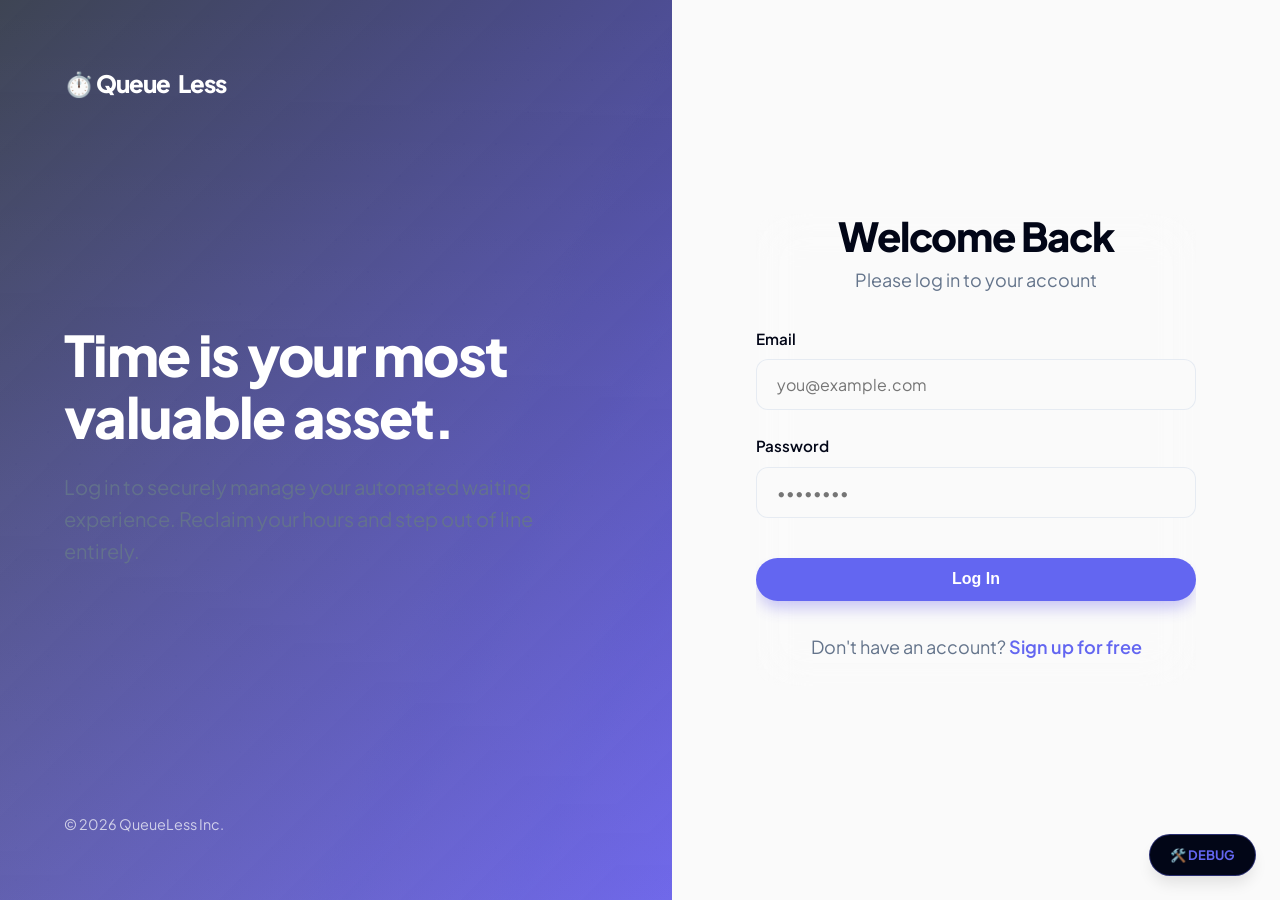
<file: QueueLess/admin_dashboard.html>
<!DOCTYPE html>
<html lang="en">

<head>
    <meta charset="UTF-8">
    <meta name="viewport" content="width=device-width, initial-scale=1.0">
    <title>Admin Dashboard - QueueLess</title>
    <link href="https://fonts.googleapis.com/css2?family=Inter:wght@400;500;600;700;800&display=swap" rel="stylesheet">
    <link rel="stylesheet" href="assets/css/style.css?v=1.4">
    <style>
        .stat-card {
            display: flex;
            flex-direction: column;
            align-items: center;
            justify-content: center;
            padding: 2.5rem 2rem;
            text-align: center;
            background: linear-gradient(135deg, rgba(30, 41, 59, 0.7), rgba(15, 23, 42, 0.8));
        }

        .stat-card .value {
            font-size: 3.5rem;
            font-weight: 800;
            background: linear-gradient(135deg, var(--primary), var(--secondary));
            -webkit-background-clip: text;
            background-clip: text;
            -webkit-text-fill-color: transparent;
            line-height: 1;
            margin-bottom: 0.75rem;
            filter: drop-shadow(0 2px 10px rgba(99, 102, 241, 0.4));
        }

        .stat-card .label {
            color: var(--text-muted);
            font-weight: 600;
            text-transform: uppercase;
            letter-spacing: 0.1em;
            font-size: 0.85rem;
        }

        .tabs {
            display: flex;
            gap: 1rem;
            margin-bottom: 2rem;
            border-bottom: 1px solid var(--border);
            padding-bottom: 1rem;
        }

        .tab-btn {
            background: transparent;
            border: none;
            color: var(--text-muted);
            font-size: 1.1rem;
            font-weight: 600;
            cursor: pointer;
            padding: 0.5rem 1rem;
            border-radius: 0.5rem;
            transition: all 0.2s;
        }

        .tab-btn:hover {
            color: white;
            background: rgba(255, 255, 255, 0.05);
        }

        .tab-btn.active {
            color: white;
            background: rgba(99, 102, 241, 0.15);
            box-shadow: inset 0 0 0 1px rgba(99, 102, 241, 0.5);
        }

        .tab-content {
            display: none;
            animation: fadeIn 0.4s ease-out;
        }

        .tab-content.active {
            display: block;
        }
    </style>
</head>

<body>
    <div class="app-layout">
        <header class="header">
            <div class="container nav">
                <a href="index.html" class="logo">⏱️ Queue<span>Less</span> <span class="badge">ADMIN</span></a>
                <div class="nav-links">
                    <span id="user-name" style="margin-right: 1.5rem; font-weight: 500; color: #e2e8f0;"></span>
                    <button onclick="logout()" class="btn btn-outline" style="padding: 0.5rem 1.25rem;">Logout</button>
                </div>
            </div>
        </header>

        <div style="position: fixed; top: 12%; right: 8%; font-size: 5rem; opacity: 0.03; z-index: -1;" class="float">🛡️</div>
        <div style="position: fixed; bottom: 15%; left: 8%; font-size: 6rem; opacity: 0.02; z-index: -1;" class="float delay-4">🔑</div>

        <main class="main-content container reveal">
            <div style="display: flex; justify-content: space-between; align-items: center; margin-bottom: 2.5rem;">
                <h2>System Overview</h2>
                <button onclick="generateMockData(this)" class="btn btn-secondary">
                    ⚙️ Generate Mock Data
                </button>
            </div>

            <div class="grid grid-3 mb-4" id="stats-grid">
                <!-- Stats injected here -->
                <p class="text-muted">Loading analytics...</p>
            </div>

            <div class="card mt-4" style="padding: 0; overflow: hidden;">
                <div
                    style="padding: 2rem 2rem 1rem; display: flex; justify-content: space-between; align-items: center; border-bottom: 1px solid var(--border); margin-bottom: 1.5rem;">
                    <div class="tabs" style="border: none; padding: 0; margin: 0;">
                        <button class="tab-btn active" onclick="switchTab('businesses')">🏢 Businesses</button>
                        <button class="tab-btn" onclick="switchTab('customers')">👥 Customers</button>
                    </div>
                    <button onclick="openUserModal()" class="btn btn-primary"
                        style="padding: 0.5rem 1rem; font-size: 0.9rem;">+ Add User</button>
                </div>

                <div id="tab-businesses" class="tab-content active" style="padding: 0 2rem 2rem; overflow-x: auto;">
                    <table>
                        <thead>
                            <tr>
                                <th>User ID</th>
                                <th>Name / Email</th>
                                <th>Business Info</th>
                                <th>Location</th>
                                <th>Joined</th>
                                <th>Actions</th>
                            </tr>
                        </thead>
                        <tbody id="businesses-table">
                            <!-- Table rows injected here -->
                        </tbody>
                    </table>
                </div>

                <div id="tab-customers" class="tab-content" style="padding: 0 2rem 2rem; overflow-x: auto;">
                    <table>
                        <thead>
                            <tr>
                                <th>User ID</th>
                                <th>Name</th>
                                <th>Email</th>
                                <th>Joined</th>
                                <th>Actions</th>
                            </tr>
                        </thead>
                        <tbody id="customers-table">
                            <!-- Table rows injected here -->
                        </tbody>
                    </table>
                </div>
            </div>
        </main>
    </div>

    <!-- User Modal Add/Edit -->
    <div id="user-modal" class="modal-overlay hidden">
        <div class="modal-content">
            <button class="modal-close" onclick="closeUserModal()">&times;</button>
            <h3 id="modal-title" style="margin-bottom: 1.5rem;">Add New User</h3>
            <form id="user-form">
                <input type="hidden" id="user-id">
                <div class="form-group">
                    <label class="form-label" for="user-name-input">Full Name</label>
                    <input type="text" id="user-name-input" class="form-control" required>
                </div>
                <div class="form-group">
                    <label class="form-label" for="user-email-input">Email</label>
                    <input type="email" id="user-email-input" class="form-control" required>
                </div>
                <div class="form-group">
                    <label class="form-label" for="user-role-input">Role</label>
                    <select id="user-role-input" class="form-control" required style="appearance: none;">
                        <option value="customer">Customer</option>
                        <option value="business">Business</option>
                        <option value="admin">Admin</option>
                    </select>
                </div>
                <div class="form-group">
                    <label class="form-label" for="user-password-input">Password <span id="pwd-hint" class="text-muted"
                            style="font-weight: 400; font-size: 0.8rem;">(Required)</span></label>
                    <input type="password" id="user-password-input" class="form-control">
                </div>
                <div style="display: flex; gap: 1rem; margin-top: 2rem;">
                    <button type="button" class="btn btn-outline" style="flex: 1;"
                        onclick="closeUserModal()">Cancel</button>
                    <button type="submit" class="btn btn-primary" style="flex: 1;" id="save-user-btn">Save User</button>
                </div>
            </form>
        </div>
    </div>

    <script src="assets/js/main.js"></script>
    <script>
        requireAuth('admin');
        const user = getAuthUser();
        // Fallback protection: If somehow a customer/business lands here, redirect them
        if (user && user.role === 'customer') {
            window.location.href = 'user_dashboard.html';
        }
        if (user && user.role === 'business') {
            window.location.href = 'business_dashboard.html';
        }

        document.getElementById('user-name').textContent = `Hi, ${user.name}`;

        // Tab Switching Logic
        function switchTab(tabId) {
            document.querySelectorAll('.tab-btn').forEach(btn => btn.classList.remove('active'));
            document.querySelectorAll('.tab-content').forEach(content => content.classList.remove('active'));

            document.querySelector(`button[onclick="switchTab('${tabId}')"]`).classList.add('active');
            document.getElementById(`tab-${tabId}`).classList.add('active');
        }

        async function loadStats() {
            try {
                const res = await apiCall('stats', 'GET', null, 'admin.php');
                if (res.status === 'success') {
                    const s = res.stats;
                    document.getElementById('stats-grid').innerHTML = `
                        <div class="card stat-card">
                            <div class="value">${s.total_users}</div>
                            <div class="label">Total Customers</div>
                        </div>
                        <div class="card stat-card">
                            <div class="value">${s.total_businesses}</div>
                            <div class="label">Businesses</div>
                        </div>
                        <div class="card stat-card">
                            <div class="value">${s.total_served}</div>
                            <div class="label">People Served</div>
                        </div>
                    `;
                }
            } catch (err) {
                console.error('Failed to load stats');
            }
        }

        async function loadBusinesses() {
            try {
                const res = await apiCall('businesses', 'GET', null, 'admin.php');
                if (res.status === 'success') {
                    const tbody = document.getElementById('businesses-table');
                    if (res.businesses.length === 0) {
                        tbody.innerHTML = '<tr><td colspan="6" class="text-center text-muted py-4">No businesses found</td></tr>';
                        return;
                    }

                    tbody.innerHTML = res.businesses.map(b => `
                        <tr>
                            <td class="text-muted">#${b.user_id}</td>
                            <td>
                                <div style="font-weight: 600; color: white;">${b.owner_name}</div>
                                <div class="text-muted" style="font-size: 0.85rem">${b.email}</div>
                            </td>
                            <td>
                                ${b.business_id ?
                            `<span style="color: white; font-weight: 500;">${b.business_name}</span><br><span class="text-muted" style="font-size: 0.85rem">${b.service_type}</span>` :
                            `<span style="color: var(--warning); font-size: 0.85rem;">Profile incomplete</span>`
                        }
                            </td>
                            <td class="text-muted">${b.location || '-'}</td>
                            <td class="text-muted" style="font-size: 0.9rem;">${new Date(b.created_at).toLocaleDateString()}</td>
                            <td>
                                <div style="display: flex; gap: 0.5rem;">
                                    <button onclick="openUserModal({id: ${b.user_id}, name: '${b.owner_name.replace(/'/g, "\\'")}', email: '${b.email.replace(/'/g, "\\'")}', role: 'business'})" class="btn btn-outline" style="padding: 0.4rem 0.8rem; font-size: 0.8rem;">Edit</button>
                                    <button onclick="deleteUser(${b.user_id}, 'business')" class="btn btn-danger" style="padding: 0.4rem 0.8rem; font-size: 0.8rem;">Delete</button>
                                </div>
                            </td>
                        </tr>
                    `).join('');
                }
            } catch (err) {
                console.error('Failed to load businesses list');
            }
        }

        async function loadCustomers() {
            try {
                const res = await apiCall('customers', 'GET', null, 'admin.php');
                if (res.status === 'success') {
                    const tbody = document.getElementById('customers-table');
                    if (res.customers.length === 0) {
                        tbody.innerHTML = '<tr><td colspan="5" class="text-center text-muted py-4">No customers found</td></tr>';
                        return;
                    }

                    tbody.innerHTML = res.customers.map(c => `
                        <tr>
                            <td class="text-muted">#${c.id}</td>
                            <td style="font-weight: 600; color: white;">${c.name}</td>
                            <td class="text-muted">${c.email}</td>
                            <td class="text-muted" style="font-size: 0.9rem;">${new Date(c.created_at).toLocaleDateString()}</td>
                            <td>
                                <div style="display: flex; gap: 0.5rem;">
                                    <button onclick="openUserModal({id: ${c.id}, name: '${c.name.replace(/'/g, "\\'")}', email: '${c.email.replace(/'/g, "\\'")}', role: 'customer'})" class="btn btn-outline" style="padding: 0.4rem 0.8rem; font-size: 0.8rem;">Edit</button>
                                    <button onclick="deleteUser(${c.id}, 'customer')" class="btn btn-danger" style="padding: 0.4rem 0.8rem; font-size: 0.8rem;">Delete</button>
                                </div>
                            </td>
                        </tr>
                    `).join('');
                }
            } catch (err) {
                console.error('Failed to load customers list');
            }
        }

        async function deleteUser(id, type) {
            const warning = type === 'business'
                ? "Are you sure you want to completely remove this business? This will delete all their queues and current waitlist."
                : "Are you sure you want to remove this customer account? This will pull them out of any existing queues.";

            if (!confirm(warning)) return;

            try {
                const res = await apiCall('delete_user', 'POST', { id }, 'admin.php');
                if (res.status === 'success') {
                    loadStats();
                    if (type === 'business') loadBusinesses();
                    if (type === 'customer') loadCustomers();
                } else {
                    alert(res.message);
                }
            } catch (err) {
                alert('Failed to delete account');
            }
        }

        async function generateMockData(btn) {
            const originalText = btn.innerHTML;
            btn.innerHTML = "Generating...";
            btn.disabled = true;

            try {
                const res = await fetch('api/seed.php');
                const data = await res.json();

                if (data.status === 'success') {
                    loadStats();
                    loadBusinesses();
                    loadCustomers();

                    // Show a fancy success message
                    const successToast = document.createElement('div');
                    successToast.className = 'alert alert-success';
                    successToast.style.position = 'fixed';
                    successToast.style.bottom = '2rem';
                    successToast.style.right = '2rem';
                    successToast.style.zIndex = '9999';
                    successToast.innerHTML = '✨ ' + data.message;
                    document.body.appendChild(successToast);
                    setTimeout(() => successToast.remove(), 4000);

                } else {
                    alert(data.message);
                }
            } catch (err) {
                alert('Failed to generate mock data');
                console.error(err);
            } finally {
                btn.innerHTML = originalText;
                btn.disabled = false;
            }
        }

        // Modal Logic
        function openUserModal(user = null) {
            const modal = document.getElementById('user-modal');
            const title = document.getElementById('modal-title');
            const form = document.getElementById('user-form');
            const pwdInput = document.getElementById('user-password-input');
            const pwdHint = document.getElementById('pwd-hint');

            form.reset();
            document.getElementById('user-id').value = '';

            if (user) {
                title.textContent = 'Edit User';
                document.getElementById('user-id').value = user.id;
                document.getElementById('user-name-input').value = user.name;
                document.getElementById('user-email-input').value = user.email;
                document.getElementById('user-role-input').value = user.role;

                pwdInput.required = false;
                pwdHint.textContent = '(Leave blank to keep current)';
            } else {
                title.textContent = 'Add New User';
                pwdInput.required = true;
                pwdHint.textContent = '(Required)';
            }

            modal.classList.remove('hidden');
        }

        function closeUserModal() {
            document.getElementById('user-modal').classList.add('hidden');
        }

        document.getElementById('user-form').addEventListener('submit', async (e) => {
            e.preventDefault();
            const btn = document.getElementById('save-user-btn');
            btn.disabled = true;
            btn.textContent = 'Saving...';

            const id = document.getElementById('user-id').value;
            const data = {
                id: id,
                name: document.getElementById('user-name-input').value,
                email: document.getElementById('user-email-input').value,
                role: document.getElementById('user-role-input').value,
                password: document.getElementById('user-password-input').value
            };

            const action = id ? 'update_user' : 'add_user';

            try {
                const res = await apiCall(action, 'POST', data, 'admin.php');
                if (res.status === 'success') {
                    closeUserModal();
                    loadStats();
                    loadBusinesses();
                    loadCustomers();
                } else {
                    alert(res.message);
                }
            } catch (err) {
                alert('Failed to save user');
            } finally {
                btn.disabled = false;
                btn.textContent = 'Save User';
            }
        });

        // Initialization
        document.addEventListener('DOMContentLoaded', () => {
             // Scroll Reveal Logic
            const observer = new IntersectionObserver((entries) => {
                entries.forEach(entry => {
                    if (entry.isIntersecting) {
                        entry.target.classList.add('active');
                    }
                });
            }, { threshold: 0.05 });

            document.querySelectorAll('.reveal').forEach(el => {
                observer.observe(el);
                const rect = el.getBoundingClientRect();
                if (rect.top < window.innerHeight && rect.bottom >= 0) {
                    el.classList.add('active');
                }
            });

            loadStats();
            loadBusinesses();
            loadCustomers();
        });
    </script>
</body>
</html>
</file>
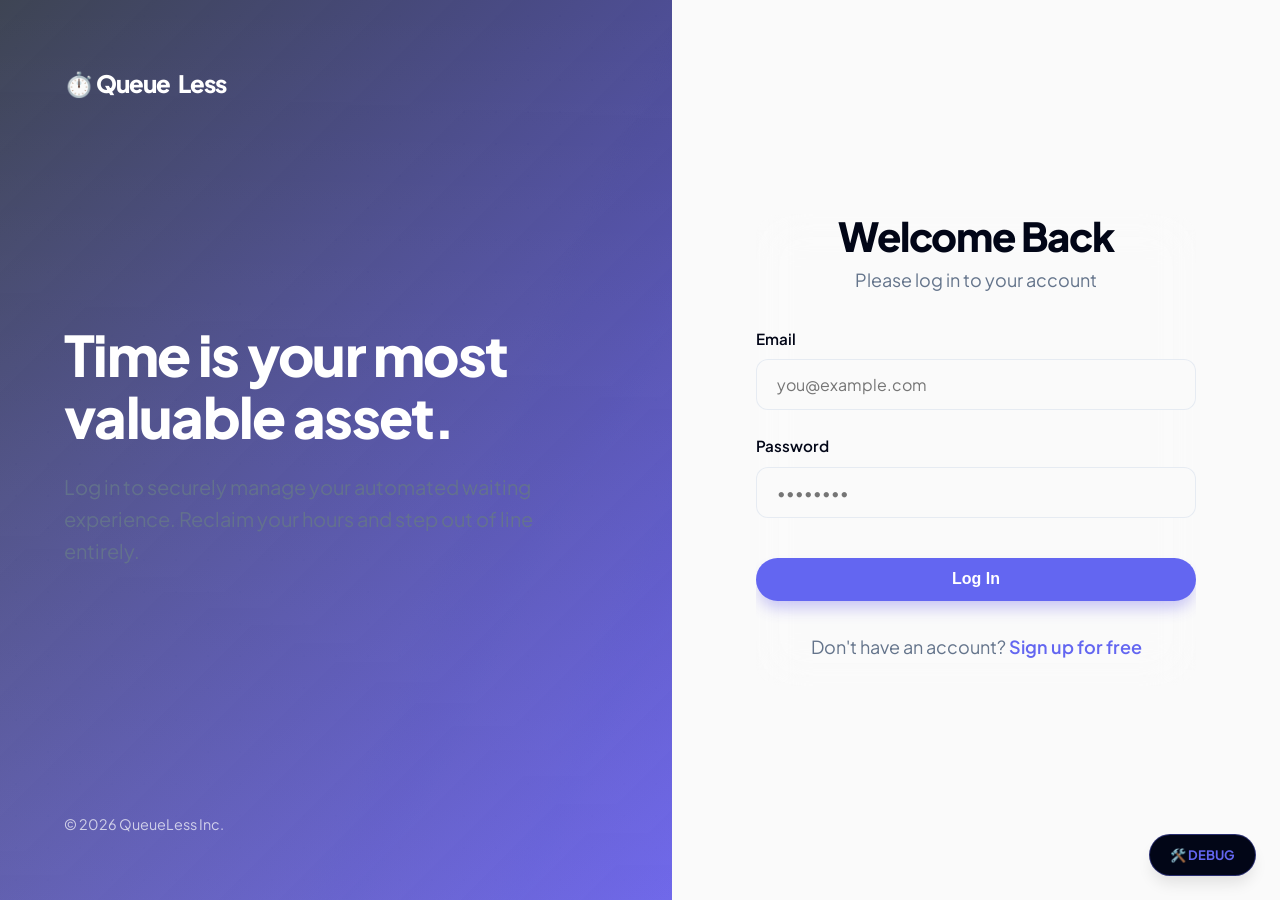
<file: QueueLess/business_dashboard.html>
<!DOCTYPE html>
<html lang="en">

<head>
    <meta charset="UTF-8">
    <meta name="viewport" content="width=device-width, initial-scale=1.0">
    <title>Business Dashboard - QueueLess</title>
    <link href="https://fonts.googleapis.com/css2?family=Inter:wght@400;500;600;700&display=swap" rel="stylesheet">
    <link rel="stylesheet" href="assets/css/style.css?v=1.4">
</head>

<body>
    <div class="app-layout">
        <header class="header">
            <div class="container nav">
                <a href="index.html" class="logo">⏱️ Queue<span>Less</span> <span class="badge"
                        style="background:var(--primary)">BUSINESS</span></a>
                <div class="nav-links">
                    <span id="user-name"
                        style="margin-right: 1.5rem; font-weight: 600; color: var(--text-muted);"></span>
                    <button onclick="logout()" class="btn btn-outline" style="padding: 0.5rem 1.25rem;">Logout</button>
                </div>
            </div>
        </header>

        <div style="position: fixed; top: 15%; right: 5%; font-size: 5rem; opacity: 0.03; z-index: -1;" class="float">👔
        </div>
        <div style="position: fixed; bottom: 10%; left: 5%; font-size: 4rem; opacity: 0.02; z-index: -1;"
            class="float delay-4">💼</div>

        <main class="main-content container reveal">

            <div id="setup-section" class="card hidden">
                <h2>Set Up Your Business Profile</h2>
                <p class="text-muted mb-4">You need to complete your profile before creating queues.</p>
                <form id="profile-form">
                    <div class="form-group">
                        <label class="form-label">Business Name</label>
                        <input type="text" id="b-name" class="form-control" required>
                    </div>
                    <div class="form-group">
                        <label class="form-label">Location / Address</label>
                        <input type="text" id="b-location" class="form-control" required>
                    </div>
                    <div class="form-group">
                        <label class="form-label">Business Type (e.g., Pharmacy, Bank)</label>
                        <input type="text" id="b-type" class="form-control" required>
                    </div>
                    <button type="submit" class="btn btn-primary">Save Profile</button>
                </form>
            </div>

            <div id="dashboard-section" class="hidden">
                <div style="display: flex; justify-content: space-between; align-items: center; margin-bottom: 2rem;">
                    <h2>Manage Queues</h2>
                </div>

                <div class="grid grid-2" style="margin-top: 2rem;">
                    <div class="card">
                        <h3 style="margin-bottom: 2rem; border-bottom: 1px solid var(--border); padding-bottom: 1rem;">
                            Current Waitlists</h3>
                        <div id="queues-list">
                            <p class="text-muted text-center" style="padding: 2rem;">Loading queues...</p>
                        </div>
                    </div>

                    <div class="card" style="background: var(--bg-main); border: 1px dashed var(--border);">
                        <h3 style="margin-bottom: 1.5rem;">Create New Queue</h3>
                        <p class="text-muted mb-4">Start managing your customer flow by creating a new queue.</p>
                        <button onclick="document.getElementById('create-queue-modal').classList.remove('hidden')"
                            class="btn btn-primary" style="width: 100%;">
                            + New Queue
                        </button>
                        <div style="margin-top: 2rem; padding-top: 2rem; border-top: 1px solid var(--border);">
                            <h4 style="margin-bottom: 1rem;">Premium Features</h4>
                            <p class="text-muted mb-3">Unlock advanced features like custom branding, analytics, and
                                priority support with a premium plan.</p>
                            <button class="btn btn-outline" style="width: 100%;">Learn More</button>
                        </div>
                    </div>
                </div>
            </div>
        </main>
    </div>

    <!-- Create Queue Modal -->
    <div id="create-queue-modal" class="hidden"
        style="position: fixed; inset: 0; background: rgba(0,0,0,0.5); display: flex; align-items: center; justify-content: center; z-index: 50;">
        <div class="card" style="width: 100%; max-width: 400px;">
            <h3 class="mb-4">Create New Queue</h3>
            <form id="queue-form">
                <div class="form-group">
                    <label class="form-label">Service Name (e.g., Consultations)</label>
                    <input type="text" id="q-name" class="form-control" required>
                </div>
                <div class="form-group">
                    <label class="form-label">Avg. Service Time (minutes)</label>
                    <input type="number" id="q-time" class="form-control" min="1" required value="10">
                </div>
                <div style="display: flex; gap: 1rem; justify-content: flex-end; margin-top: 2rem;">
                    <button type="button" class="btn btn-outline"
                        onclick="document.getElementById('create-queue-modal').classList.add('hidden')">Cancel</button>
                    <button type="submit" class="btn btn-primary">Create</button>
                </div>
            </form>
        </div>
    </div>

    <script src="assets/js/main.js"></script>
    <script>
        requireAuth('business');
        const user = getAuthUser();
        // Fallback protection: If somehow a customer lands here, redirect them
        if (user && user.role === 'customer') {
            window.location.href = 'user_dashboard.html';
        }
        if (user && user.role === 'admin') {
            window.location.href = 'admin_dashboard.html';
        }

        document.getElementById('user-name').textContent = `Hi, ${user.name}`;

        // Scroll Reveal Logic
        document.addEventListener('DOMContentLoaded', () => {
            const observerOptions = { threshold: 0.05 };
            const observer = new IntersectionObserver((entries) => {
                entries.forEach(entry => {
                    if (entry.isIntersecting) {
                        entry.target.classList.add('active');
                    }
                });
            }, observerOptions);

            document.querySelectorAll('.reveal').forEach(el => {
                observer.observe(el);
                const rect = el.getBoundingClientRect();
                if (rect.top < window.innerHeight && rect.bottom >= 0) {
                    el.classList.add('active');
                }
            });
        });

        async function init() {
            try {
                // Check if profile exists
                const res = await apiCall('profile', 'GET', null, 'business_queue.php');
                if (res.status === 'success' && res.business) {
                    document.getElementById('dashboard-section').classList.remove('hidden');
                    loadQueues();
                } else {
                    document.getElementById('setup-section').classList.remove('hidden');
                }
            } catch (err) {
                console.error("Initialization failed");
            }
        }

        // Profile Form Setup
        document.getElementById('profile-form').addEventListener('submit', async (e) => {
            e.preventDefault();
            const btn = e.target.querySelector('button');
            btn.textContent = 'Saving...';
            btn.disabled = true;

            const name = document.getElementById('b-name').value;
            const location = document.getElementById('b-location').value;
            const service_type = document.getElementById('b-type').value;

            try {
                const res = await apiCall('create_profile', 'POST', { name, location, service_type }, 'business_queue.php');
                if (res.status === 'success') {
                    document.getElementById('setup-section').classList.add('hidden');
                    document.getElementById('dashboard-section').classList.remove('hidden');
                    loadQueues();
                } else {
                    alert(res.message);
                }
            } catch (err) {
                alert('Failed to create profile');
            } finally {
                btn.textContent = 'Save Profile';
                btn.disabled = false;
            }
        });

        // Load and Render Queues
        async function loadQueues() {
            try {
                const res = await apiCall('queues', 'GET', null, 'business_queue.php');
                if (res.status === 'success') {
                    renderQueues(res.queues);
                }
            } catch (err) { }
        }

        function renderQueues(queues) {
            const container = document.getElementById('queues-list');
            if (queues.length === 0) {
                container.innerHTML = '<p class="text-muted text-center" style="padding: 2rem;">You have no active queues. Create one to get started!</p>';
                return;
            }

            container.innerHTML = queues.map(q => `
                <div class="card fade-up" style="border-left: 4px solid var(--primary);">
                    <div style="display: flex; justify-content: space-between; align-items: start; margin-bottom: 2rem;">
                        <div>
                            <h3 style="margin-bottom: 0.25rem;">${q.service_name}</h3>
                            <div style="display: flex; align-items: center; gap: 0.5rem;">
                                <span class="text-muted" style="font-size: 0.85rem;">⏱️ ${q.avg_service_time} min / pers</span>
                                <span style="font-size: 1rem; color: var(--border);">|</span>
                                <span style="font-size: 0.85rem; color: var(--primary); font-weight: 600;">${q.waiting_count} in line</span>
                            </div>
                        </div>
                        <div style="background: var(--bg-main); padding: 0.5rem 1rem; border-radius: 0.75rem; border: 1px solid var(--border);">
                             <span class="text-muted" style="font-size: 0.75rem; text-transform: uppercase; font-weight: 700; letter-spacing: 0.05em; display: block; margin-bottom: 0.25rem;">Live Status</span>
                             <span style="display: flex; align-items: center; gap: 0.4rem; color: #10b981; font-weight: 700; font-size: 0.9rem;">
                                <span style="width: 8px; height: 8px; background: #10b981; border-radius: 50%; display: inline-block; animation: pulse-glow 2s infinite;"></span>
                                Active
                             </span>
                        </div>
                    </div>

                    <div style="background: linear-gradient(135deg, #f8fafc 0%, #f1f5f9 100%); padding: 2rem; border-radius: 1rem; text-align: center; margin-bottom: 2rem; border: 1px solid var(--border);">
                        <p class="text-muted mb-2" style="font-size: 0.85rem; text-transform: uppercase; font-weight: 700; letter-spacing: 0.05em;">Currently Serving</p>
                        ${q.next_customer ? `
                            <div style="font-size: 3.5rem; font-weight: 800; color: var(--primary); line-height: 1; margin: 1rem 0;">
                                #${q.next_customer.position}
                            </div>
                            <div style="font-size: 1.15rem; font-weight: 700; color: var(--text-main);">${q.next_customer.name}</div>
                            <p class="text-muted" style="font-size: 0.85rem; margin-top: 0.5rem;">Waited ${Math.floor((new Date() - new Date(q.next_customer.join_time)) / 60000)} minutes</p>
                        ` : `
                            <div style="color: var(--text-muted); padding: 2rem 0; font-style: italic;">Waitlist is empty</div>
                        `}
                    </div>

                    <button onclick="callNext(${q.id})" class="btn btn-primary pulse-btn" style="width: 100%; border-radius: 0.75rem; padding: 1rem;" ${!q.next_customer ? 'disabled' : ''}>
                        Call Next Customer
                    </button>
                    
                    ${q.next_customer ? `
                        <p class="text-center text-muted" style="font-size: 0.8rem; margin-top: 1rem;">Clicking will notify ${q.next_customer.name} via push.</p>
                    ` : ''}
                </div>
            `).join('');
        }

        // Create Queue Form
        document.getElementById('queue-form').addEventListener('submit', async (e) => {
            e.preventDefault();
            const service_name = document.getElementById('q-name').value;
            const avg_service_time = parseInt(document.getElementById('q-time').value);

            try {
                const res = await apiCall('create_queue', 'POST', { service_name, avg_service_time }, 'business_queue.php');
                if (res.status === 'success') {
                    document.getElementById('create-queue-modal').classList.add('hidden');
                    document.getElementById('queue-form').reset();
                    loadQueues();
                } else {
                    alert(res.message);
                }
            } catch (err) {
                alert('Failed to create queue');
            }
        });

        // Call Next Customer
        async function callNext(queueId) {
            try {
                const res = await apiCall('call_next', 'POST', { queue_id: queueId }, 'business_queue.php');
                if (res.status === 'success') {
                    loadQueues(); // reload UI
                } else {
                    alert(res.message);
                }
            } catch (err) {
                alert('Failed to call next customer');
            }
        }

        // Auto-refresh queues every 10 seconds to keep business UI updated
        setInterval(() => {
            if (!document.getElementById('dashboard-section').classList.contains('hidden')) {
                loadQueues();
            }
        }, 10000);

        init();
    </script>
</body>

</html>
</file>
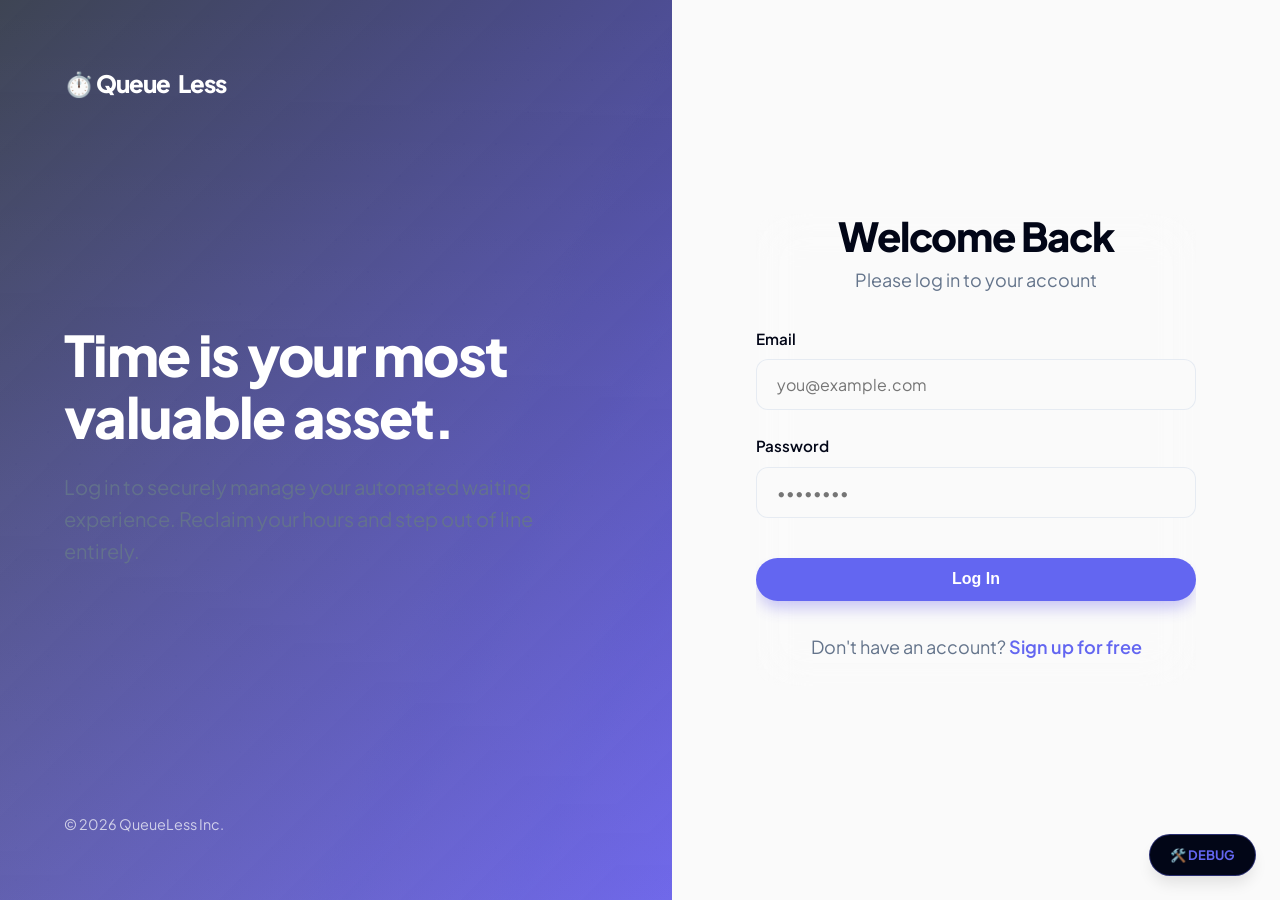
<file: QueueLess/login.html>
<!DOCTYPE html>
<html lang="en">
<head>
    <meta charset="UTF-8">
    <meta name="viewport" content="width=device-width, initial-scale=1.0">
    <title>Login - QueueLess</title>
    <link href="https://fonts.googleapis.com/css2?family=Inter:wght@400;500;600;700&display=swap" rel="stylesheet">
    <link rel="stylesheet" href="assets/css/style.css?v=1.4">
    <style>
        body { margin: 0; min-height: 100vh; display: flex; flex-direction: column; background: var(--bg-main); overflow-x: hidden; }
        .split-layout {
            display: flex;
            min-height: 100vh;
        }
        .split-left {
            flex: 1;
            background: linear-gradient(135deg, rgba(15, 23, 42, 0.8), rgba(79, 70, 229, 0.9)), url('https://images.unsplash.com/photo-1497215728101-856f4ea42174?ixlib=rb-4.0.3&auto=format&fit=crop&w=1600&q=80') center/cover;
            display: flex;
            flex-direction: column;
            justify-content: space-between;
            padding: 4rem;
            color: white;
            position: relative;
        }
        .split-left::after {
            content: '';
            position: absolute;
            top: 0; left: 0; right: 0; bottom: 0;
            background: linear-gradient(to top, var(--bg-main) 0%, transparent 100%);
            opacity: 0.1;
        }
        .split-right {
            flex: 1;
            display: flex;
            align-items: center;
            justify-content: center;
            padding: 2rem;
            background: var(--bg-main);
        }
        .auth-container {
            width: 100%;
            max-width: 440px;
        }
        .auth-card {
            border: none;
            box-shadow: none;
            background: transparent;
            padding: 0;
        }
        @media(max-width: 992px) {
            .split-left { display: none; }
        }
    </style>
</head>
<body>
    <div class="split-layout fade-up">
        <div class="split-left">
            <a href="index.html" class="logo" style="color: white; position: relative; z-index: 10;">⏱️ Queue<span style="color: white;">Less</span></a>
            <div style="position: relative; z-index: 10;">
                <h1 style="color: white; font-size: 3.5rem; line-height: 1.1; margin-bottom: 1.5rem;">Time is your most valuable asset.</h1>
                <p style="font-size: 1.25rem; opacity: 0.9; max-width: 480px;">Log in to securely manage your automated waiting experience. Reclaim your hours and step out of line entirely.</p>
            </div>
            <div style="position: relative; z-index: 10; font-size: 0.9rem; opacity: 0.7;">
                &copy; 2026 QueueLess Inc.
            </div>
        </div>

        <div class="split-right">
            <div class="auth-container">
                <div class="card auth-card">
                    <h2 class="text-center mb-1">Welcome Back</h2>
                    <p class="text-center text-muted mb-4">Please log in to your account</p>
                    
                    <div id="error-msg" class="alert alert-error hidden"></div>
                    
                    <form id="login-form">
                        <div class="form-group">
                            <label class="form-label" for="email">Email</label>
                            <input type="email" id="email" class="form-control" required placeholder="you@example.com">
                        </div>
                        <div class="form-group">
                            <label class="form-label" for="password">Password</label>
                            <input type="password" id="password" class="form-control" required placeholder="••••••••">
                        </div>
                        <button type="submit" class="btn btn-primary pulse-btn" style="width: 100%; margin-top: 1rem; padding: 0.8rem; font-size: 1rem;">Log In</button>
                    </form>
                    
                    <p class="text-center mt-4 text-muted">
                        Don't have an account? <a href="register.html" style="color: var(--primary); text-decoration: none; font-weight: 600;">Sign up for free</a>
                    </p>
                </div>
            </div>
        </div>
    </div>

    <script src="assets/js/main.js"></script>
    <script>
        document.getElementById('login-form').addEventListener('submit', async (e) => {
            e.preventDefault();
            const btn = e.target.querySelector('button');
            const errorDiv = document.getElementById('error-msg');
            
            btn.textContent = 'Logging in...';
            btn.disabled = true;
            errorDiv.classList.add('hidden');

            const email = document.getElementById('email').value;
            const password = document.getElementById('password').value;

            try {
                const res = await apiCall('login', 'POST', { email, password });
                
                if (res.status === 'success') {
                    localStorage.setItem('user', JSON.stringify(res.user));
                    
                    // Redirect based on role
                    if (res.user.role === 'customer') window.location.href = 'user_dashboard.html';
                    else if (res.user.role === 'business') window.location.href = 'business_dashboard.html';
                    else if (res.user.role === 'admin') window.location.href = 'admin_dashboard.html';
                } else {
                    errorDiv.textContent = res.message;
                    errorDiv.classList.remove('hidden');
                }
            } catch (err) {
                errorDiv.textContent = 'An error occurred. Please try again.';
                errorDiv.classList.remove('hidden');
            } finally {
                btn.textContent = 'Log In';
                btn.disabled = false;
            }
        });
    </script>
</body>
</html>
</file>
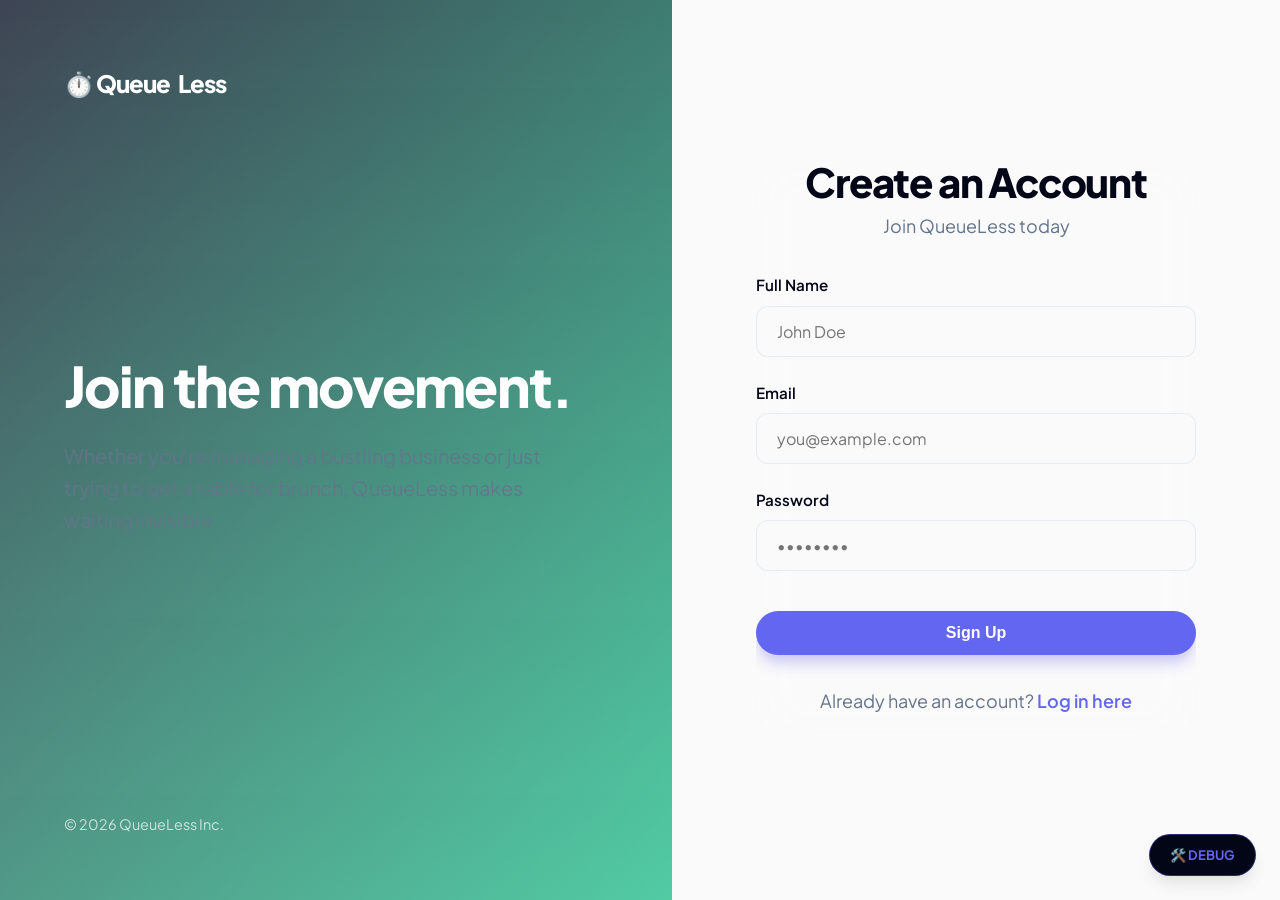
<file: QueueLess/register.html>
<!DOCTYPE html>
<html lang="en">
<head>
    <meta charset="UTF-8">
    <meta name="viewport" content="width=device-width, initial-scale=1.0">
    <title>Register - QueueLess</title>
    <link href="https://fonts.googleapis.com/css2?family=Inter:wght@400;500;600;700&display=swap" rel="stylesheet">
    <link rel="stylesheet" href="assets/css/style.css?v=1.4">
    <style>
        body { margin: 0; min-height: 100vh; display: flex; flex-direction: column; background: var(--bg-main); overflow-x: hidden; }
        .split-layout {
            display: flex;
            min-height: 100vh;
        }
        .split-left {
            flex: 1;
            background: linear-gradient(135deg, rgba(15, 23, 42, 0.8), rgba(16, 185, 129, 0.8)), url('https://images.unsplash.com/photo-1522071820081-009f0129c71c?ixlib=rb-4.0.3&auto=format&fit=crop&w=1600&q=80') center/cover;
            display: flex;
            flex-direction: column;
            justify-content: space-between;
            padding: 4rem;
            color: white;
            position: relative;
        }
        .split-left::after {
            content: '';
            position: absolute;
            top: 0; left: 0; right: 0; bottom: 0;
            background: linear-gradient(to top, var(--bg-main) 0%, transparent 100%);
            opacity: 0.1;
        }
        .split-right {
            flex: 1;
            display: flex;
            align-items: center;
            justify-content: center;
            padding: 2rem;
            background: var(--bg-main);
        }
        .auth-container {
            width: 100%;
            max-width: 440px;
        }
        .auth-card {
            border: none;
            box-shadow: none;
            background: transparent;
            padding: 0;
        }
        @media(max-width: 992px) {
            .split-left { display: none; }
        }
    </style>
</head>
<body>
    <div class="split-layout fade-up">
        <div class="split-left">
            <a href="index.html" class="logo" style="color: white; position: relative; z-index: 10;">⏱️ Queue<span style="color: white;">Less</span></a>
            <div style="position: relative; z-index: 10;">
                <h1 style="color: white; font-size: 3.5rem; line-height: 1.1; margin-bottom: 1.5rem;">Join the movement.</h1>
                <p style="font-size: 1.25rem; opacity: 0.9; max-width: 480px;">Whether you're managing a bustling business or just trying to get a table for brunch, QueueLess makes waiting invisible.</p>
            </div>
            <div style="position: relative; z-index: 10; font-size: 0.9rem; opacity: 0.7;">
                &copy; 2026 QueueLess Inc.
            </div>
        </div>

        <div class="split-right">
            <div class="auth-container">
                <div class="card auth-card">
                    <h2 class="text-center mb-1">Create an Account</h2>
                    <p class="text-center text-muted mb-4" id="role-text">Join QueueLess today</p>
                    
                    <div id="error-msg" class="alert alert-error hidden"></div>
                    <div id="success-msg" class="alert alert-success hidden"></div>
                    
                    <form id="register-form">
                        <!-- Hidden input for role -->
                        <input type="hidden" id="role" value="customer">

                        <div class="form-group">
                            <label class="form-label" for="name">Full Name</label>
                            <input type="text" id="name" class="form-control" required placeholder="John Doe">
                        </div>
                        <div class="form-group">
                            <label class="form-label" for="email">Email</label>
                            <input type="email" id="email" class="form-control" required placeholder="you@example.com">
                        </div>
                        <div class="form-group">
                            <label class="form-label" for="password">Password</label>
                            <input type="password" id="password" class="form-control" required minlength="6" placeholder="••••••••">
                        </div>
                        <button type="submit" class="btn btn-primary pulse-btn" style="width: 100%; margin-top: 1rem; padding: 0.8rem; font-size: 1rem;">Sign Up</button>
                    </form>
                    
                    <p class="text-center mt-4 text-muted">
                        Already have an account? <a href="login.html" style="color: var(--primary); text-decoration: none; font-weight: 600;">Log in here</a>
                    </p>
                </div>
            </div>
        </div>
    </div>

    <!-- Hidden audio element for future extensions if needed -->
    <script src="assets/js/main.js"></script>
    <script>
        // Check URL parameters for role
        const urlParams = new URLSearchParams(window.location.search);
        const role = urlParams.get('role');
        
        if (role === 'business') {
            document.getElementById('role').value = 'business';
            document.getElementById('role-text').textContent = 'Register your business on QueueLess';
        }

        document.getElementById('register-form').addEventListener('submit', async (e) => {
            e.preventDefault();
            const btn = e.target.querySelector('button');
            const errorDiv = document.getElementById('error-msg');
            const successDiv = document.getElementById('success-msg');
            
            btn.textContent = 'Creating account...';
            btn.disabled = true;
            errorDiv.classList.add('hidden');
            successDiv.classList.add('hidden');

            const name = document.getElementById('name').value;
            const email = document.getElementById('email').value;
            const password = document.getElementById('password').value;
            const role = document.getElementById('role').value || (urlParams.get('role') === 'business' ? 'business' : 'customer');

            try {
                const res = await apiCall('register', 'POST', { name, email, password, role });
                
                if (res.status === 'success') {
                    successDiv.textContent = 'Account created successfully! Redirecting to login...';
                    successDiv.classList.remove('hidden');
                    
                    setTimeout(() => {
                        window.location.href = 'login.html';
                    }, 2000);
                } else {
                    errorDiv.textContent = res.message;
                    errorDiv.classList.remove('hidden');
                    btn.textContent = 'Sign Up';
                    btn.disabled = false;
                }
            } catch (err) {
                errorDiv.textContent = 'An error occurred. Please try again.';
                errorDiv.classList.remove('hidden');
                btn.textContent = 'Sign Up';
                btn.disabled = false;
            }
        });
    </script>
</body>
</html>
</file>
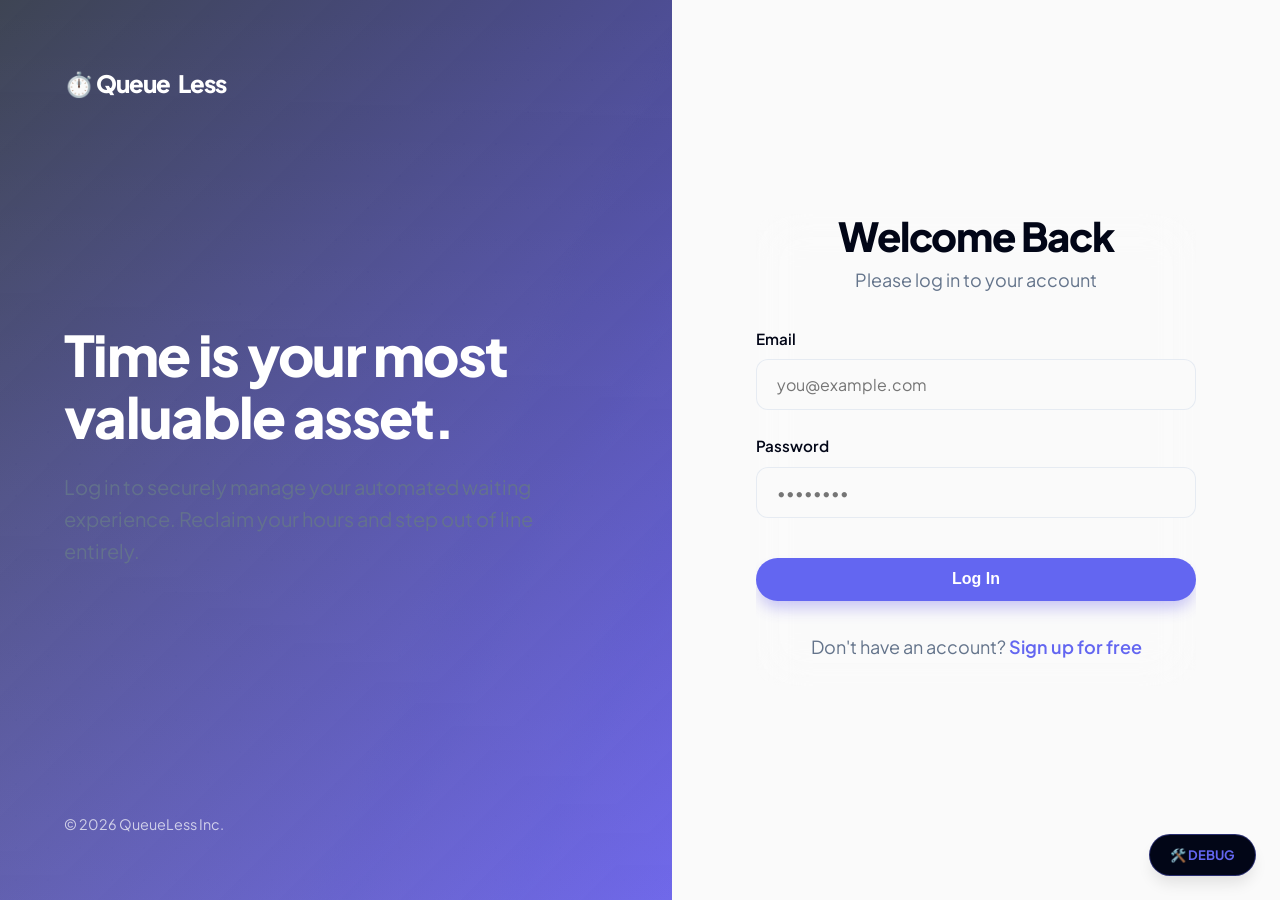
<file: QueueLess/user_dashboard.html>
<!DOCTYPE html>
<html lang="en">
<head>
    <meta charset="UTF-8">
    <meta name="viewport" content="width=device-width, initial-scale=1.0">
    <title>Dashboard - QueueLess</title>
    <link href="https://fonts.googleapis.com/css2?family=Inter:wght@400;500;600;700&display=swap" rel="stylesheet">
    <link rel="stylesheet" href="assets/css/style.css?v=1.4">
    <style>
        .queue-status-card {
            background: linear-gradient(135deg, var(--primary) 0%, #312E81 100%);
            color: white;
        }

        .search-bar {
            display: flex;
            gap: 1rem;
            margin-bottom: 2rem;
        }

        .business-list {
            display: grid;
            gap: 1rem;
            grid-template-columns: repeat(auto-fill, minmax(300px, 1fr));
        }

        .business-card {
            border: 1px solid var(--border);
            padding: 1.5rem;
            border-radius: 1rem;
            background: white;
            transition: transform 0.2s, box-shadow 0.2s;
        }

        .business-card:hover {
            transform: translateY(-2px);
            box-shadow: 0 4px 6px -1px rgba(0, 0, 0, 0.1);
        }

        #active-queue-section {
            transition: all 0.3s ease;
        }

        .stat-grid {
            display: grid;
            grid-template-columns: repeat(2, 1fr);
            gap: 1rem;
            text-align: center;
        }

        .stat-box {
            background: rgba(255, 255, 255, 0.1);
            padding: 1rem;
            border-radius: 0.5rem;
        }

        .stat-value {
            font-size: 1.5rem;
            font-weight: 700;
        }

        .stat-label {
            font-size: 0.8rem;
            opacity: 0.8;
            text-transform: uppercase;
        }
    </style>
</head>
<body>
    <div class="app-layout">
        <header class="header">
            <div class="container nav">
                <a href="index.html" class="logo">⏱️ Queue<span>Less</span></a>
                <div class="nav-links">
                    <span id="user-name" style="margin-right: 1rem; font-weight: 500;"></span>
                    <button onclick="logout()" class="btn btn-outline" style="padding: 0.4rem 1rem;">Logout</button>
                </div>
            </div>
        </header>

        <div style="position: fixed; top: 10%; left: 2%; font-size: 4rem; opacity: 0.03; z-index: -1;" class="float">⏱️</div>
        <div style="position: fixed; bottom: 10%; right: 2%; font-size: 6rem; opacity: 0.02; z-index: -1;" class="float delay-2">⏳</div>

        <main class="main-content container reveal">
            <h2 class="mb-4" id="greeting">Join a Queue</h2>
            
            <div id="active-queue-section" class="card hidden" style="background: linear-gradient(135deg, rgba(79, 70, 229, 0.05), rgba(16, 185, 129, 0.05)); border: 2px solid var(--primary); text-align: center;">
                <h3 id="aq-business-name" style="margin-bottom: 0.5rem">Business Name</h3>
                <p id="aq-service-name" style="opacity: 0.8; margin-bottom: 2rem;">Service Name</p>
                
                <div class="queue-circle">
                    <span class="queue-number" id="aq-position" style="color: var(--primary)">--</span>
                    <span class="queue-label">Position</span>
                </div>
                
                <div class="stat-grid mt-4">
                    <div class="stat-box">
                        <div class="stat-value" id="aq-people-ahead">--</div>
                        <div class="stat-label">People Ahead</div>
                    </div>
                    <div class="stat-box">
                        <div class="stat-value"><span id="aq-wait-time">--</span> min</div>
                        <div class="stat-label">Est. Wait</div>
                    </div>
                </div>

                <button onclick="leaveQueue()" class="btn btn-danger mt-4" style="background: rgba(239, 68, 68, 0.9); border: 1px solid rgba(255,255,255,0.2);">
                    Leave Queue
                </button>
            </div>

            <div id="discovery-section">
                <div id="search-section" class="reveal delay-1">
                <div class="card mb-4" style="background: rgba(255,255,255,0.8); border: 1px solid var(--border);">
                    <h3>Find a Business</h3>
                    <div class="form-group" style="margin-bottom: 1.5rem;">
                        <input type="text" id="search-input" class="form-control" placeholder="Search by name, category or service...">
                    </div>
                    
                    <div class="filter-container fade-up delay-2">
                        <div class="filter-pills" id="category-filters">
                            <div class="filter-pill active" data-category="all">All Services</div>
                            <div class="filter-pill" data-category="bank">🏦 Banks</div>
                            <div class="filter-pill" data-category="restaurant">🍔 Restaurants</div>
                            <div class="filter-pill" data-category="pharmacy">💊 Pharmacies</div>
                            <div class="filter-pill" data-category="medical">🏥 Medical</div>
                            <div class="filter-pill" data-category="shop">🛍️ Shops</div>
                            <div class="filter-pill" data-category="other">✨ Other</div>
                        </div>
                    </div>
                </div>

                <div class="grid grid-2" id="businesses-grid">
                    <!-- Businesses injected here -->
                    <p class="text-muted text-center" style="grid-column: 1 / -1; padding: 3rem;">Loading businesses...</p>
                </div>
            </div>
            </div>

        </main>
    </div>

    <!-- Notification Sound -->
    <audio id="notifySound" src="https://assets.mixkit.co/active_storage/sfx/2869/2869-preview.mp3" preload="auto"></audio>

    <script src="assets/js/main.js"></script>
    <script src="assets/js/realtime.js"></script>
    <script>
        requireAuth('customer');
        const user = getAuthUser();
        // Fallback protection: If somehow a business lands here, redirect them
        if (user && user.role === 'business') {
            window.location.href = 'business_dashboard.html';
        }
        if (user && user.role === 'admin') {
            window.location.href = 'admin_dashboard.html';
        }
        
        document.getElementById('user-name').textContent = `Hi, ${user.name}`;

        let currentQueueId = localStorage.getItem('active_queue');
        let businessesData = [];
        let currentCategory = 'all';

        function filterAndRender() {
            const term = document.getElementById('search-input').value.toLowerCase();
            const filtered = businessesData.filter(b => {
                const matchesSearch = b.name.toLowerCase().includes(term) || 
                                     b.service_type.toLowerCase().includes(term) ||
                                     b.queues.some(q => q.service_name.toLowerCase().includes(term));
                
                const matchesCategory = currentCategory === 'all' || 
                                        b.service_type.toLowerCase().includes(currentCategory);
                
                return matchesSearch && matchesCategory;
            });
            renderBusinesses(filtered);
        }

        async function loadBusinesses() {
            try {
                const res = await apiCall('businesses', 'GET', null, 'user_queue.php');
                if (res.status === 'success') {
                    businessesData = res.businesses;
                    filterAndRender();
                }
            } catch (err) {
                console.error('Failed to load businesses', err);
            }
        }

        function renderBusinesses(businesses) {
            const container = document.getElementById('businesses-grid');
            if (businesses.length === 0) {
                container.innerHTML = '<p class="text-muted text-center" style="grid-column: 1/-1; padding: 2rem;">No open queues found.</p>';
                return;
            }

            container.innerHTML = businesses.map(b => `
                        <div class="card fade-up">
                            <h3 style="margin-bottom: 0.25rem;">${b.name}</h3>
                            <div style="display: flex; align-items: center; gap: 0.5rem; margin-bottom: 1rem;">
                                <span class="badge" style="background: rgba(79, 70, 229, 0.1); color: var(--primary); border: 1px solid rgba(79, 70, 229, 0.2); text-transform: capitalize; margin: 0;">${b.service_type}</span>
                                <span class="text-muted" style="font-size: 0.85rem;">📍 ${b.location}</span>
                            </div>
                            
                            <div class="map-container">
                                <iframe src="https://maps.google.com/maps?q=${encodeURIComponent(b.name + ' ' + b.location)}&output=embed" loading="lazy"></iframe>
                            </div>

                            <div style="margin-top: 1.5rem;">
                                <h4 style="font-size: 1rem; margin-bottom: 0.75rem;">Available Services:</h4>
                                ${b.queues.length === 0 ? '<p class="text-muted" style="font-size: 0.9rem;">No active queues.</p>' : ''}
                                ${b.queues.map(q => `
                                    <div style="background: var(--bg-main); border: 1px solid var(--border); padding: 1rem; border-radius: 0.75rem; display: flex; flex-wrap: wrap; gap: 1rem; justify-content: space-between; align-items: center; margin-bottom: 0.5rem; transition: all 0.2s;" onmouseover="this.style.borderColor='var(--primary)'" onmouseout="this.style.borderColor='var(--border)'">
                                        <div>
                                            <div style="font-weight: 600;">${q.service_name}</div>
                                            <div class="text-muted" style="font-size: 0.85rem;">Est. ${q.avg_service_time} min / person</div>
                                        </div>
                                        <button onclick="joinQueue(${q.id}, '${b.name.replace(/'/g, "\\'")}', '${q.service_name.replace(/'/g, "\\'")}')" class="btn btn-outline" style="padding: 0.5rem 1rem; font-size: 0.9rem; background: white; white-space: nowrap;">
                                            Join Queue
                                        </button>
                                    </div>
                                `).join('')}
                            </div>
                        </div>
            `).join('');
        }

        // Search filtering logic
        document.getElementById('search-input').addEventListener('input', filterAndRender);

        // Category Filter logic
        document.getElementById('category-filters').addEventListener('click', (e) => {
            const pill = e.target.closest('.filter-pill');
            if (!pill) return;

            // Update UI
            document.querySelectorAll('.filter-pill').forEach(p => p.classList.remove('active'));
            pill.classList.add('active');

            // Update state and re-render
            currentCategory = pill.dataset.category;
            filterAndRender();
        });

        async function joinQueue(queueId, businessName, serviceName) {
            if (currentQueueId) {
                alert("You are already in a queue. Please leave your current queue first.");
                return;
            }

            try {
                const res = await apiCall('join', 'POST', { queue_id: queueId }, 'user_queue.php');
                if (res.status === 'success') {
                    currentQueueId = queueId;
                    localStorage.setItem('active_queue', queueId);
                    
                    document.getElementById('aq-business-name').textContent = businessName;
                    document.getElementById('aq-service-name').textContent = serviceName;
                    
                    showQueueUI();
                    startQueuePolling(queueId, updateQueueUI);
                } else {
                    alert(res.message);
                }
            } catch (err) {
                alert('Failed to join queue');
            }
        }

        async function leaveQueue() {
            if (!confirm("Are you sure you want to leave the queue?")) return;

            try {
                await apiCall('leave', 'POST', { queue_id: currentQueueId }, 'user_queue.php');
                stopQueuePolling();
                currentQueueId = null;
                localStorage.removeItem('active_queue');
                hideQueueUI();
            } catch (err) {
                alert('Error leaving queue');
            }
        }

        function showQueueUI() {
            document.getElementById('active-queue-section').classList.remove('hidden');
            document.getElementById('discovery-section').style.opacity = '0.5';
            document.getElementById('discovery-section').style.pointerEvents = 'none';
        }

        function hideQueueUI() {
            document.getElementById('active-queue-section').classList.add('hidden');
            document.getElementById('discovery-section').style.opacity = '1';
            document.getElementById('discovery-section').style.pointerEvents = 'auto';
        }

        function updateQueueUI(data) {
            if (data.status === 'success') {
                if (data.entry.status === 'served') {
                    stopQueuePolling();
                    currentQueueId = null;
                    localStorage.removeItem('active_queue');
                    alert("It's your turn! The business has called you.");
                    hideQueueUI();
                    return;
                }
                
                if (data.entry.status === 'cancelled') {
                    stopQueuePolling();
                    currentQueueId = null;
                    localStorage.removeItem('active_queue');
                    alert("Your queue entry was cancelled.");
                    hideQueueUI();
                    return;
                }

                document.getElementById('aq-position').textContent = data.entry.position;
                document.getElementById('aq-people-ahead').textContent = data.people_ahead;
                document.getElementById('aq-wait-time').textContent = Math.round(data.estimated_wait_time);
                
                // Set names if they are in the response (for refresh consistency)
                if (data.entry.business_name) {
                    document.getElementById('aq-business-name').textContent = data.entry.business_name;
                }
                if (data.entry.service_name) {
                    document.getElementById('aq-service-name').textContent = data.entry.service_name;
                }

                // Play notification if turn is close (e.g., <= 1 person ahead or <= 5 mins)
                if (data.people_ahead <= 1 && !window.notifiedNearTurn) {
                    document.getElementById('notifySound').play().catch(e=>console.log("Audio play blocked by browser"));
                    if (Notification.permission === "granted") {
                        new Notification("QueueLess", { body: "Your turn is almost up! Please head to the business." });
                    }
                    window.notifiedNearTurn = true; // prevent spamming
                }
            } else {
                // Not in queue apparently
                stopQueuePolling();
                currentQueueId = null;
                localStorage.removeItem('active_queue');
                hideQueueUI();
            }
        }


        // Initialization
        document.addEventListener('DOMContentLoaded', () => {
             // Request notification permission
            if ("Notification" in window && Notification.permission !== "granted" && Notification.permission !== "denied") {
                Notification.requestPermission();
            }

            // Scroll Reveal Logic
            const observerOptions = { threshold: 0.05 };
            const observer = new IntersectionObserver((entries) => {
                entries.forEach(entry => {
                    if (entry.isIntersecting) {
                        entry.target.classList.add('active');
                    }
                });
            }, observerOptions);

            document.querySelectorAll('.reveal').forEach(el => {
                observer.observe(el);
                const rect = el.getBoundingClientRect();
                if (rect.top < window.innerHeight && rect.bottom >= 0) {
                    el.classList.add('active');
                }
            });

            loadBusinesses();

            if (currentQueueId) {
                // We need to fetch business name ideally, for now just placeholder
                document.getElementById('aq-business-name').textContent = "Your Active Queue";
                document.getElementById('aq-service-name').textContent = "Loading status...";
                showQueueUI();
                startQueuePolling(currentQueueId, updateQueueUI);
            }
        });
    </script>
</body>
</html>
</file>
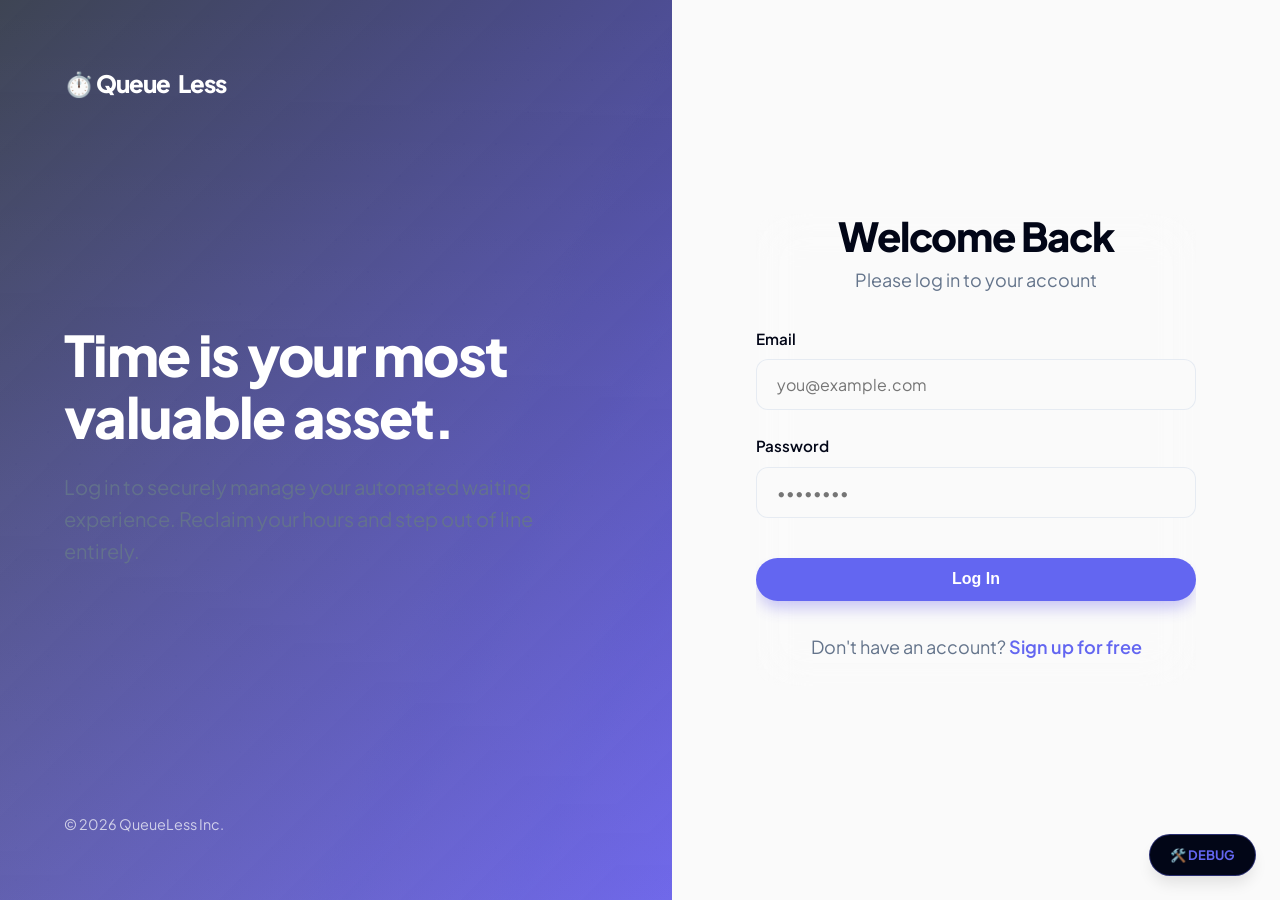
<file: QueueLess-Java/src/main/resources/static/admin_dashboard.html>
<!DOCTYPE html>
<html lang="en">

<head>
    <meta charset="UTF-8">
    <meta name="viewport" content="width=device-width, initial-scale=1.0">
    <title>Admin Dashboard - QueueLess</title>
    <link href="https://fonts.googleapis.com/css2?family=Inter:wght@400;500;600;700;800&display=swap" rel="stylesheet">
    <link rel="stylesheet" href="assets/css/style.css?v=1.4">
    <style>
        .stat-card {
            display: flex;
            flex-direction: column;
            align-items: center;
            justify-content: center;
            padding: 2.5rem 2rem;
            text-align: center;
            background: linear-gradient(135deg, rgba(30, 41, 59, 0.7), rgba(15, 23, 42, 0.8));
        }

        .stat-card .value {
            font-size: 3.5rem;
            font-weight: 800;
            background: linear-gradient(135deg, var(--primary), var(--secondary));
            -webkit-background-clip: text;
            background-clip: text;
            -webkit-text-fill-color: transparent;
            line-height: 1;
            margin-bottom: 0.75rem;
            filter: drop-shadow(0 2px 10px rgba(99, 102, 241, 0.4));
        }

        .stat-card .label {
            color: var(--text-muted);
            font-weight: 600;
            text-transform: uppercase;
            letter-spacing: 0.1em;
            font-size: 0.85rem;
        }

        .tabs {
            display: flex;
            gap: 1rem;
            margin-bottom: 2rem;
            border-bottom: 1px solid var(--border);
            padding-bottom: 1rem;
        }

        .tab-btn {
            background: transparent;
            border: none;
            color: var(--text-muted);
            font-size: 1.1rem;
            font-weight: 600;
            cursor: pointer;
            padding: 0.5rem 1rem;
            border-radius: 0.5rem;
            transition: all 0.2s;
        }

        .tab-btn:hover {
            color: white;
            background: rgba(255, 255, 255, 0.05);
        }

        .tab-btn.active {
            color: white;
            background: rgba(99, 102, 241, 0.15);
            box-shadow: inset 0 0 0 1px rgba(99, 102, 241, 0.5);
        }

        .tab-content {
            display: none;
            animation: fadeIn 0.4s ease-out;
        }

        .tab-content.active {
            display: block;
        }
    </style>
</head>

<body>
    <div class="app-layout">
        <header class="header">
            <div class="container nav">
                <a href="index.html" class="logo">⏱️ Queue<span>Less</span> <span class="badge">ADMIN</span></a>
                <div class="nav-links">
                    <span id="user-name" style="margin-right: 1.5rem; font-weight: 500; color: #e2e8f0;"></span>
                    <button onclick="logout()" class="btn btn-outline" style="padding: 0.5rem 1.25rem;">Logout</button>
                </div>
            </div>
        </header>

        <div style="position: fixed; top: 12%; right: 8%; font-size: 5rem; opacity: 0.03; z-index: -1;" class="float">🛡️</div>
        <div style="position: fixed; bottom: 15%; left: 8%; font-size: 6rem; opacity: 0.02; z-index: -1;" class="float delay-4">🔑</div>

        <main class="main-content container reveal">
            <div style="display: flex; justify-content: space-between; align-items: center; margin-bottom: 2.5rem;">
                <h2>System Overview</h2>
                <button onclick="generateMockData(this)" class="btn btn-secondary">
                    ⚙️ Generate Mock Data
                </button>
            </div>

            <div class="grid grid-3 mb-4" id="stats-grid">
                <!-- Stats injected here -->
                <p class="text-muted">Loading analytics...</p>
            </div>

            <div class="card mt-4" style="padding: 0; overflow: hidden;">
                <div
                    style="padding: 2rem 2rem 1rem; display: flex; justify-content: space-between; align-items: center; border-bottom: 1px solid var(--border); margin-bottom: 1.5rem;">
                    <div class="tabs" style="border: none; padding: 0; margin: 0;">
                        <button class="tab-btn active" onclick="switchTab('businesses')">🏢 Businesses</button>
                        <button class="tab-btn" onclick="switchTab('customers')">👥 Customers</button>
                    </div>
                    <button onclick="openUserModal()" class="btn btn-primary"
                        style="padding: 0.5rem 1rem; font-size: 0.9rem;">+ Add User</button>
                </div>

                <div id="tab-businesses" class="tab-content active" style="padding: 0 2rem 2rem; overflow-x: auto;">
                    <table>
                        <thead>
                            <tr>
                                <th>User ID</th>
                                <th>Name / Email</th>
                                <th>Business Info</th>
                                <th>Location</th>
                                <th>Joined</th>
                                <th>Actions</th>
                            </tr>
                        </thead>
                        <tbody id="businesses-table">
                            <!-- Table rows injected here -->
                        </tbody>
                    </table>
                </div>

                <div id="tab-customers" class="tab-content" style="padding: 0 2rem 2rem; overflow-x: auto;">
                    <table>
                        <thead>
                            <tr>
                                <th>User ID</th>
                                <th>Name</th>
                                <th>Email</th>
                                <th>Joined</th>
                                <th>Actions</th>
                            </tr>
                        </thead>
                        <tbody id="customers-table">
                            <!-- Table rows injected here -->
                        </tbody>
                    </table>
                </div>
            </div>
        </main>
    </div>

    <!-- User Modal Add/Edit -->
    <div id="user-modal" class="modal-overlay hidden">
        <div class="modal-content">
            <button class="modal-close" onclick="closeUserModal()">&times;</button>
            <h3 id="modal-title" style="margin-bottom: 1.5rem;">Add New User</h3>
            <form id="user-form">
                <input type="hidden" id="user-id">
                <div class="form-group">
                    <label class="form-label" for="user-name-input">Full Name</label>
                    <input type="text" id="user-name-input" class="form-control" required>
                </div>
                <div class="form-group">
                    <label class="form-label" for="user-email-input">Email</label>
                    <input type="email" id="user-email-input" class="form-control" required>
                </div>
                <div class="form-group">
                    <label class="form-label" for="user-role-input">Role</label>
                    <select id="user-role-input" class="form-control" required style="appearance: none;">
                        <option value="customer">Customer</option>
                        <option value="business">Business</option>
                        <option value="admin">Admin</option>
                    </select>
                </div>
                <div class="form-group">
                    <label class="form-label" for="user-password-input">Password <span id="pwd-hint" class="text-muted"
                            style="font-weight: 400; font-size: 0.8rem;">(Required)</span></label>
                    <input type="password" id="user-password-input" class="form-control">
                </div>
                <div style="display: flex; gap: 1rem; margin-top: 2rem;">
                    <button type="button" class="btn btn-outline" style="flex: 1;"
                        onclick="closeUserModal()">Cancel</button>
                    <button type="submit" class="btn btn-primary" style="flex: 1;" id="save-user-btn">Save User</button>
                </div>
            </form>
        </div>
    </div>

    <script src="assets/js/main.js"></script>
    <script>
        requireAuth('admin');
        const user = getAuthUser();
        // Fallback protection: If somehow a customer/business lands here, redirect them
        if (user && user.role === 'customer') {
            window.location.href = 'user_dashboard.html';
        }
        if (user && user.role === 'business') {
            window.location.href = 'business_dashboard.html';
        }

        document.getElementById('user-name').textContent = `Hi, ${user.name}`;

        // Tab Switching Logic
        function switchTab(tabId) {
            document.querySelectorAll('.tab-btn').forEach(btn => btn.classList.remove('active'));
            document.querySelectorAll('.tab-content').forEach(content => content.classList.remove('active'));

            document.querySelector(`button[onclick="switchTab('${tabId}')"]`).classList.add('active');
            document.getElementById(`tab-${tabId}`).classList.add('active');
        }

        async function loadStats() {
            try {
                const res = await apiCall('admin/stats', 'GET');
                if (res.status === 'success') {
                    const s = res.stats;
                    document.getElementById('stats-grid').innerHTML = `
                        <div class="card stat-card">
                            <div class="value">${s.total_users}</div>
                            <div class="label">Total Customers</div>
                        </div>
                        <div class="card stat-card">
                            <div class="value">${s.total_businesses}</div>
                            <div class="label">Businesses</div>
                        </div>
                        <div class="card stat-card">
                            <div class="value">${s.total_served}</div>
                            <div class="label">People Served</div>
                        </div>
                    `;
                }
            } catch (err) {
                console.error('Failed to load stats');
            }
        }

        async function loadBusinesses() {
            try {
                const res = await apiCall('admin/businesses', 'GET');
                if (res.status === 'success') {
                    const tbody = document.getElementById('businesses-table');
                    if (res.businesses.length === 0) {
                        tbody.innerHTML = '<tr><td colspan="6" class="text-center text-muted py-4">No businesses found</td></tr>';
                        return;
                    }

                    tbody.innerHTML = res.businesses.map(b => `
                        <tr>
                            <td class="text-muted">#${b.user_id}</td>
                            <td>
                                <div style="font-weight: 600; color: white;">${b.owner_name}</div>
                                <div class="text-muted" style="font-size: 0.85rem">${b.email}</div>
                            </td>
                            <td>
                                ${b.business_id ?
                            `<span style="color: white; font-weight: 500;">${b.business_name}</span><br><span class="text-muted" style="font-size: 0.85rem">${b.service_type}</span>` :
                            `<span style="color: var(--warning); font-size: 0.85rem;">Profile incomplete</span>`
                        }
                            </td>
                            <td class="text-muted">${b.location || '-'}</td>
                            <td class="text-muted" style="font-size: 0.9rem;">${new Date(b.created_at).toLocaleDateString()}</td>
                            <td>
                                <div style="display: flex; gap: 0.5rem;">
                                    <button onclick="openUserModal({id: ${b.user_id}, name: '${b.owner_name.replace(/'/g, "\\'")}', email: '${b.email.replace(/'/g, "\\'")}', role: 'business'})" class="btn btn-outline" style="padding: 0.4rem 0.8rem; font-size: 0.8rem;">Edit</button>
                                    <button onclick="deleteUser(${b.user_id}, 'business')" class="btn btn-danger" style="padding: 0.4rem 0.8rem; font-size: 0.8rem;">Delete</button>
                                </div>
                            </td>
                        </tr>
                    `).join('');
                }
            } catch (err) {
                console.error('Failed to load businesses list');
            }
        }

        async function loadCustomers() {
            try {
                const res = await apiCall('admin/customers', 'GET');
                if (res.status === 'success') {
                    const tbody = document.getElementById('customers-table');
                    if (res.customers.length === 0) {
                        tbody.innerHTML = '<tr><td colspan="5" class="text-center text-muted py-4">No customers found</td></tr>';
                        return;
                    }

                    tbody.innerHTML = res.customers.map(c => `
                        <tr>
                            <td class="text-muted">#${c.id}</td>
                            <td style="font-weight: 600; color: white;">${c.name}</td>
                            <td class="text-muted">${c.email}</td>
                            <td class="text-muted" style="font-size: 0.9rem;">${new Date(c.created_at).toLocaleDateString()}</td>
                            <td>
                                <div style="display: flex; gap: 0.5rem;">
                                    <button onclick="openUserModal({id: ${c.id}, name: '${c.name.replace(/'/g, "\\'")}', email: '${c.email.replace(/'/g, "\\'")}', role: 'customer'})" class="btn btn-outline" style="padding: 0.4rem 0.8rem; font-size: 0.8rem;">Edit</button>
                                    <button onclick="deleteUser(${c.id}, 'customer')" class="btn btn-danger" style="padding: 0.4rem 0.8rem; font-size: 0.8rem;">Delete</button>
                                </div>
                            </td>
                        </tr>
                    `).join('');
                }
            } catch (err) {
                console.error('Failed to load customers list');
            }
        }

        async function deleteUser(id, type) {
            const warning = type === 'business'
                ? "Are you sure you want to completely remove this business? This will delete all their queues and current waitlist."
                : "Are you sure you want to remove this customer account? This will pull them out of any existing queues.";

            if (!confirm(warning)) return;

            try {
                const res = await apiCall('admin/delete_user', 'POST', { id });
                if (res.status === 'success') {
                    loadStats();
                    if (type === 'business') loadBusinesses();
                    if (type === 'customer') loadCustomers();
                } else {
                    alert(res.message);
                }
            } catch (err) {
                alert('Failed to delete account');
            }
        }

        async function generateMockData(btn) {
            const originalText = btn.innerHTML;
            btn.innerHTML = "Generating...";
            btn.disabled = true;

            try {
                const res = await fetch('api/utils/seed');
                const data = await res.json();

                if (data.status === 'success') {
                    loadStats();
                    loadBusinesses();
                    loadCustomers();

                    // Show a fancy success message
                    const successToast = document.createElement('div');
                    successToast.className = 'alert alert-success';
                    successToast.style.position = 'fixed';
                    successToast.style.bottom = '2rem';
                    successToast.style.right = '2rem';
                    successToast.style.zIndex = '9999';
                    successToast.innerHTML = '✨ ' + data.message;
                    document.body.appendChild(successToast);
                    setTimeout(() => successToast.remove(), 4000);

                } else {
                    alert(data.message);
                }
            } catch (err) {
                alert('Failed to generate mock data');
                console.error(err);
            } finally {
                btn.innerHTML = originalText;
                btn.disabled = false;
            }
        }

        // Modal Logic
        function openUserModal(user = null) {
            const modal = document.getElementById('user-modal');
            const title = document.getElementById('modal-title');
            const form = document.getElementById('user-form');
            const pwdInput = document.getElementById('user-password-input');
            const pwdHint = document.getElementById('pwd-hint');

            form.reset();
            document.getElementById('user-id').value = '';

            if (user) {
                title.textContent = 'Edit User';
                document.getElementById('user-id').value = user.id;
                document.getElementById('user-name-input').value = user.name;
                document.getElementById('user-email-input').value = user.email;
                document.getElementById('user-role-input').value = user.role;

                pwdInput.required = false;
                pwdHint.textContent = '(Leave blank to keep current)';
            } else {
                title.textContent = 'Add New User';
                pwdInput.required = true;
                pwdHint.textContent = '(Required)';
            }

            modal.classList.remove('hidden');
        }

        function closeUserModal() {
            document.getElementById('user-modal').classList.add('hidden');
        }

        document.getElementById('user-form').addEventListener('submit', async (e) => {
            e.preventDefault();
            const btn = document.getElementById('save-user-btn');
            btn.disabled = true;
            btn.textContent = 'Saving...';

            const id = document.getElementById('user-id').value;
            const data = {
                id: id,
                name: document.getElementById('user-name-input').value,
                email: document.getElementById('user-email-input').value,
                role: document.getElementById('user-role-input').value,
                password: document.getElementById('user-password-input').value
            };

            const action = id ? 'update_user' : 'add_user';

            try {
                const res = await apiCall('admin/' + action, 'POST', data);
                if (res.status === 'success') {
                    closeUserModal();
                    loadStats();
                    loadBusinesses();
                    loadCustomers();
                } else {
                    alert(res.message);
                }
            } catch (err) {
                alert('Failed to save user');
            } finally {
                btn.disabled = false;
                btn.textContent = 'Save User';
            }
        });

        // Initialization
        document.addEventListener('DOMContentLoaded', () => {
             // Scroll Reveal Logic
            const observer = new IntersectionObserver((entries) => {
                entries.forEach(entry => {
                    if (entry.isIntersecting) {
                        entry.target.classList.add('active');
                    }
                });
            }, { threshold: 0.05 });

            document.querySelectorAll('.reveal').forEach(el => {
                observer.observe(el);
                const rect = el.getBoundingClientRect();
                if (rect.top < window.innerHeight && rect.bottom >= 0) {
                    el.classList.add('active');
                }
            });

            loadStats();
            loadBusinesses();
            loadCustomers();
        });
    </script>
</body>
</html>
</file>
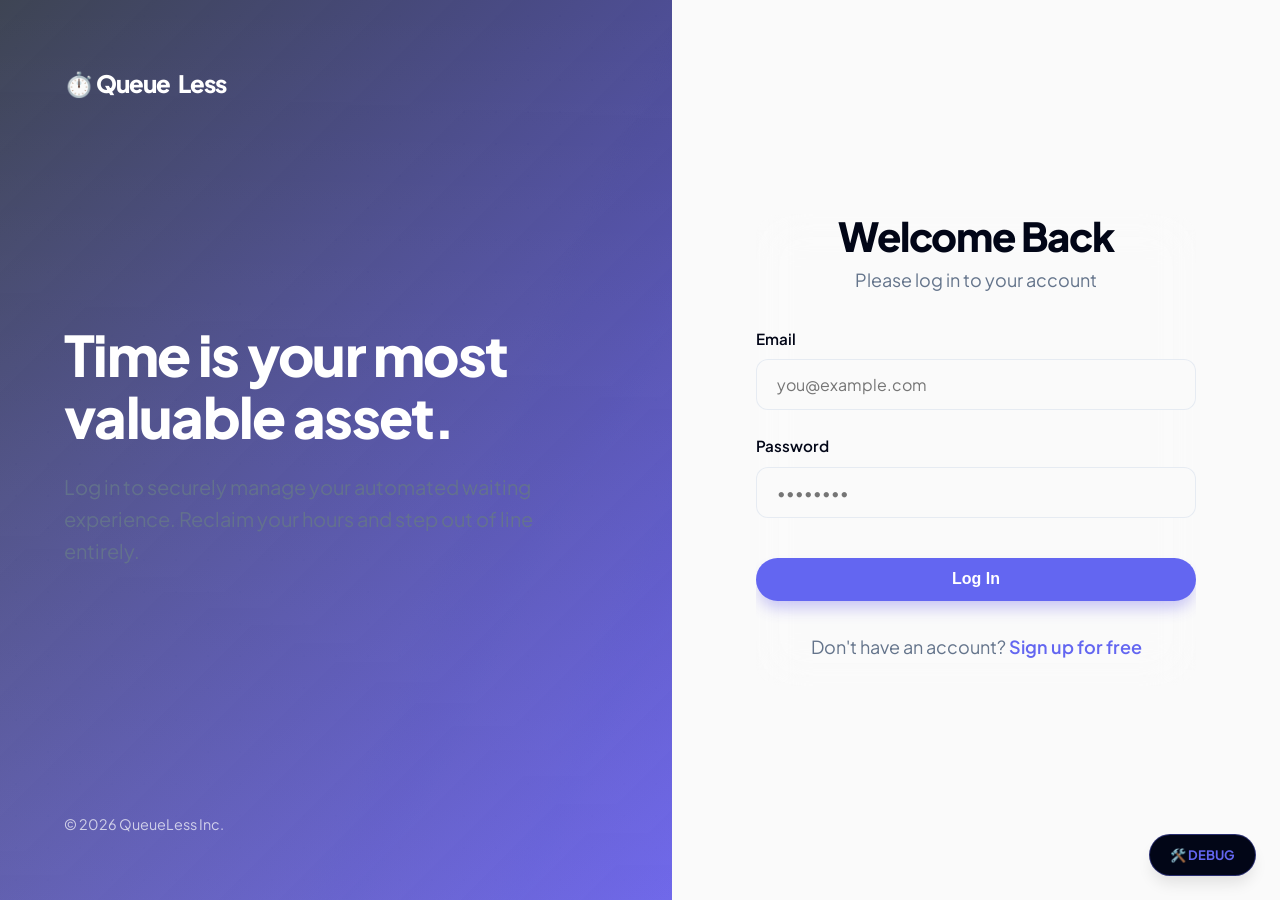
<file: QueueLess-Java/src/main/resources/static/business_dashboard.html>
<!DOCTYPE html>
<html lang="en">

<head>
    <meta charset="UTF-8">
    <meta name="viewport" content="width=device-width, initial-scale=1.0">
    <title>Business Dashboard - QueueLess</title>
    <link href="https://fonts.googleapis.com/css2?family=Inter:wght@400;500;600;700&display=swap" rel="stylesheet">
    <link rel="stylesheet" href="assets/css/style.css?v=1.4">
</head>

<body>
    <div class="app-layout">
        <header class="header">
            <div class="container nav">
                <a href="index.html" class="logo">⏱️ Queue<span>Less</span> <span class="badge"
                        style="background:var(--primary)">BUSINESS</span></a>
                <div class="nav-links">
                    <span id="user-name"
                        style="margin-right: 1.5rem; font-weight: 600; color: var(--text-muted);"></span>
                    <button onclick="logout()" class="btn btn-outline" style="padding: 0.5rem 1.25rem;">Logout</button>
                </div>
            </div>
        </header>

        <div style="position: fixed; top: 15%; right: 5%; font-size: 5rem; opacity: 0.03; z-index: -1;" class="float">👔
        </div>
        <div style="position: fixed; bottom: 10%; left: 5%; font-size: 4rem; opacity: 0.02; z-index: -1;"
            class="float delay-4">💼</div>

        <main class="main-content container reveal">

            <div id="setup-section" class="card hidden">
                <h2>Set Up Your Business Profile</h2>
                <p class="text-muted mb-4">You need to complete your profile before creating queues.</p>
                <form id="profile-form">
                    <div class="form-group">
                        <label class="form-label">Business Name</label>
                        <input type="text" id="b-name" class="form-control" required>
                    </div>
                    <div class="form-group">
                        <label class="form-label">Location / Address</label>
                        <input type="text" id="b-location" class="form-control" required>
                    </div>
                    <div class="form-group">
                        <label class="form-label">Business Type (e.g., Pharmacy, Bank)</label>
                        <input type="text" id="b-type" class="form-control" required>
                    </div>
                    <button type="submit" class="btn btn-primary">Save Profile</button>
                </form>
            </div>

            <div id="dashboard-section" class="hidden">
                <div style="display: flex; justify-content: space-between; align-items: center; margin-bottom: 2rem;">
                    <h2>Manage Queues</h2>
                </div>

                <div class="grid grid-2" style="margin-top: 2rem;">
                    <div class="card">
                        <h3 style="margin-bottom: 2rem; border-bottom: 1px solid var(--border); padding-bottom: 1rem;">
                            Current Waitlists</h3>
                        <div id="queues-list">
                            <p class="text-muted text-center" style="padding: 2rem;">Loading queues...</p>
                        </div>
                    </div>

                    <div class="card" style="background: var(--bg-main); border: 1px dashed var(--border);">
                        <h3 style="margin-bottom: 1.5rem;">Create New Queue</h3>
                        <p class="text-muted mb-4">Start managing your customer flow by creating a new queue.</p>
                        <button onclick="document.getElementById('create-queue-modal').classList.remove('hidden')"
                            class="btn btn-primary" style="width: 100%;">
                            + New Queue
                        </button>
                        <div style="margin-top: 2rem; padding-top: 2rem; border-top: 1px solid var(--border);">
                            <h4 style="margin-bottom: 1rem;">Premium Features</h4>
                            <p class="text-muted mb-3">Unlock advanced features like custom branding, analytics, and
                                priority support with a premium plan.</p>
                            <button class="btn btn-outline" style="width: 100%;">Learn More</button>
                        </div>
                    </div>
                </div>
            </div>
        </main>
    </div>

    <!-- Create Queue Modal -->
    <div id="create-queue-modal" class="hidden"
        style="position: fixed; inset: 0; background: rgba(0,0,0,0.5); display: flex; align-items: center; justify-content: center; z-index: 50;">
        <div class="card" style="width: 100%; max-width: 400px;">
            <h3 class="mb-4">Create New Queue</h3>
            <form id="queue-form">
                <div class="form-group">
                    <label class="form-label">Service Name (e.g., Consultations)</label>
                    <input type="text" id="q-name" class="form-control" required>
                </div>
                <div class="form-group">
                    <label class="form-label">Avg. Service Time (minutes)</label>
                    <input type="number" id="q-time" class="form-control" min="1" required value="10">
                </div>
                <div style="display: flex; gap: 1rem; justify-content: flex-end; margin-top: 2rem;">
                    <button type="button" class="btn btn-outline"
                        onclick="document.getElementById('create-queue-modal').classList.add('hidden')">Cancel</button>
                    <button type="submit" class="btn btn-primary">Create</button>
                </div>
            </form>
        </div>
    </div>

    <script src="assets/js/main.js"></script>
    <script>
        requireAuth('business');
        const user = getAuthUser();
        // Fallback protection: If somehow a customer lands here, redirect them
        if (user && user.role === 'customer') {
            window.location.href = 'user_dashboard.html';
        }
        if (user && user.role === 'admin') {
            window.location.href = 'admin_dashboard.html';
        }

        document.getElementById('user-name').textContent = `Hi, ${user.name}`;

        // Scroll Reveal Logic
        document.addEventListener('DOMContentLoaded', () => {
            const observerOptions = { threshold: 0.05 };
            const observer = new IntersectionObserver((entries) => {
                entries.forEach(entry => {
                    if (entry.isIntersecting) {
                        entry.target.classList.add('active');
                    }
                });
            }, observerOptions);

            document.querySelectorAll('.reveal').forEach(el => {
                observer.observe(el);
                const rect = el.getBoundingClientRect();
                if (rect.top < window.innerHeight && rect.bottom >= 0) {
                    el.classList.add('active');
                }
            });
        });

        async function init() {
            try {
                // Check if profile exists
                const res = await apiCall('business-queue/profile', 'GET');
                if (res.status === 'success' && res.business) {
                    document.getElementById('dashboard-section').classList.remove('hidden');
                    loadQueues();
                } else {
                    document.getElementById('setup-section').classList.remove('hidden');
                }
            } catch (err) {
                console.error("Initialization failed");
            }
        }

        // Profile Form Setup
        document.getElementById('profile-form').addEventListener('submit', async (e) => {
            e.preventDefault();
            const btn = e.target.querySelector('button');
            btn.textContent = 'Saving...';
            btn.disabled = true;

            const name = document.getElementById('b-name').value;
            const location = document.getElementById('b-location').value;
            const service_type = document.getElementById('b-type').value;

            try {
                const res = await apiCall('business-queue/profile', 'POST', { name, location, service_type });
                if (res.status === 'success') {
                    document.getElementById('setup-section').classList.add('hidden');
                    document.getElementById('dashboard-section').classList.remove('hidden');
                    loadQueues();
                } else {
                    alert(res.message);
                }
            } catch (err) {
                alert('Failed to create profile');
            } finally {
                btn.textContent = 'Save Profile';
                btn.disabled = false;
            }
        });

        // Load and Render Queues
        async function loadQueues() {
            try {
                const res = await apiCall('business-queue/queues', 'GET');
                if (res.status === 'success') {
                    renderQueues(res.queues);
                }
            } catch (err) { }
        }

        function renderQueues(queues) {
            const container = document.getElementById('queues-list');
            if (queues.length === 0) {
                container.innerHTML = '<p class="text-muted text-center" style="padding: 2rem;">You have no active queues. Create one to get started!</p>';
                return;
            }

            container.innerHTML = queues.map(q => `
                <div class="card fade-up" style="border-left: 4px solid var(--primary);">
                    <div style="display: flex; justify-content: space-between; align-items: start; margin-bottom: 2rem;">
                        <div>
                            <h3 style="margin-bottom: 0.25rem;">${q.service_name}</h3>
                            <div style="display: flex; align-items: center; gap: 0.5rem;">
                                <span class="text-muted" style="font-size: 0.85rem;">⏱️ ${q.avg_service_time} min / pers</span>
                                <span style="font-size: 1rem; color: var(--border);">|</span>
                                <span style="font-size: 0.85rem; color: var(--primary); font-weight: 600;">${q.waiting_count} in line</span>
                            </div>
                        </div>
                        <div style="background: var(--bg-main); padding: 0.5rem 1rem; border-radius: 0.75rem; border: 1px solid var(--border);">
                             <span class="text-muted" style="font-size: 0.75rem; text-transform: uppercase; font-weight: 700; letter-spacing: 0.05em; display: block; margin-bottom: 0.25rem;">Live Status</span>
                             <span style="display: flex; align-items: center; gap: 0.4rem; color: #10b981; font-weight: 700; font-size: 0.9rem;">
                                <span style="width: 8px; height: 8px; background: #10b981; border-radius: 50%; display: inline-block; animation: pulse-glow 2s infinite;"></span>
                                Active
                             </span>
                        </div>
                    </div>

                    <div style="background: linear-gradient(135deg, #f8fafc 0%, #f1f5f9 100%); padding: 2rem; border-radius: 1rem; text-align: center; margin-bottom: 2rem; border: 1px solid var(--border);">
                        <p class="text-muted mb-2" style="font-size: 0.85rem; text-transform: uppercase; font-weight: 700; letter-spacing: 0.05em;">Currently Serving</p>
                        ${q.next_customer ? `
                            <div style="font-size: 3.5rem; font-weight: 800; color: var(--primary); line-height: 1; margin: 1rem 0;">
                                #${q.next_customer.position}
                            </div>
                            <div style="font-size: 1.15rem; font-weight: 700; color: var(--text-main);">${q.next_customer.name}</div>
                            <p class="text-muted" style="font-size: 0.85rem; margin-top: 0.5rem;">Waited ${Math.floor((new Date() - new Date(q.next_customer.join_time)) / 60000)} minutes</p>
                        ` : `
                            <div style="color: var(--text-muted); padding: 2rem 0; font-style: italic;">Waitlist is empty</div>
                        `}
                    </div>

                    <button onclick="callNext(${q.id})" class="btn btn-primary pulse-btn" style="width: 100%; border-radius: 0.75rem; padding: 1rem;" ${!q.next_customer ? 'disabled' : ''}>
                        Call Next Customer
                    </button>
                    
                    ${q.next_customer ? `
                        <p class="text-center text-muted" style="font-size: 0.8rem; margin-top: 1rem;">Clicking will notify ${q.next_customer.name} via push.</p>
                    ` : ''}
                </div>
            `).join('');
        }

        // Create Queue Form
        document.getElementById('queue-form').addEventListener('submit', async (e) => {
            e.preventDefault();
            const service_name = document.getElementById('q-name').value;
            const avg_service_time = parseInt(document.getElementById('q-time').value);

            try {
                const res = await apiCall('business-queue/create-queue', 'POST', { service_name, avg_service_time });
                if (res.status === 'success') {
                    document.getElementById('create-queue-modal').classList.add('hidden');
                    document.getElementById('queue-form').reset();
                    loadQueues();
                } else {
                    alert(res.message);
                }
            } catch (err) {
                alert('Failed to create queue');
            }
        });

        // Call Next Customer
        async function callNext(queueId) {
            try {
                const res = await apiCall('business-queue/call-next', 'POST', { queue_id: queueId });
                if (res.status === 'success') {
                    loadQueues(); // reload UI
                } else {
                    alert(res.message);
                }
            } catch (err) {
                alert('Failed to call next customer');
            }
        }

        // Auto-refresh queues every 10 seconds to keep business UI updated
        setInterval(() => {
            if (!document.getElementById('dashboard-section').classList.contains('hidden')) {
                loadQueues();
            }
        }, 10000);

        init();
    </script>
</body>

</html>
</file>
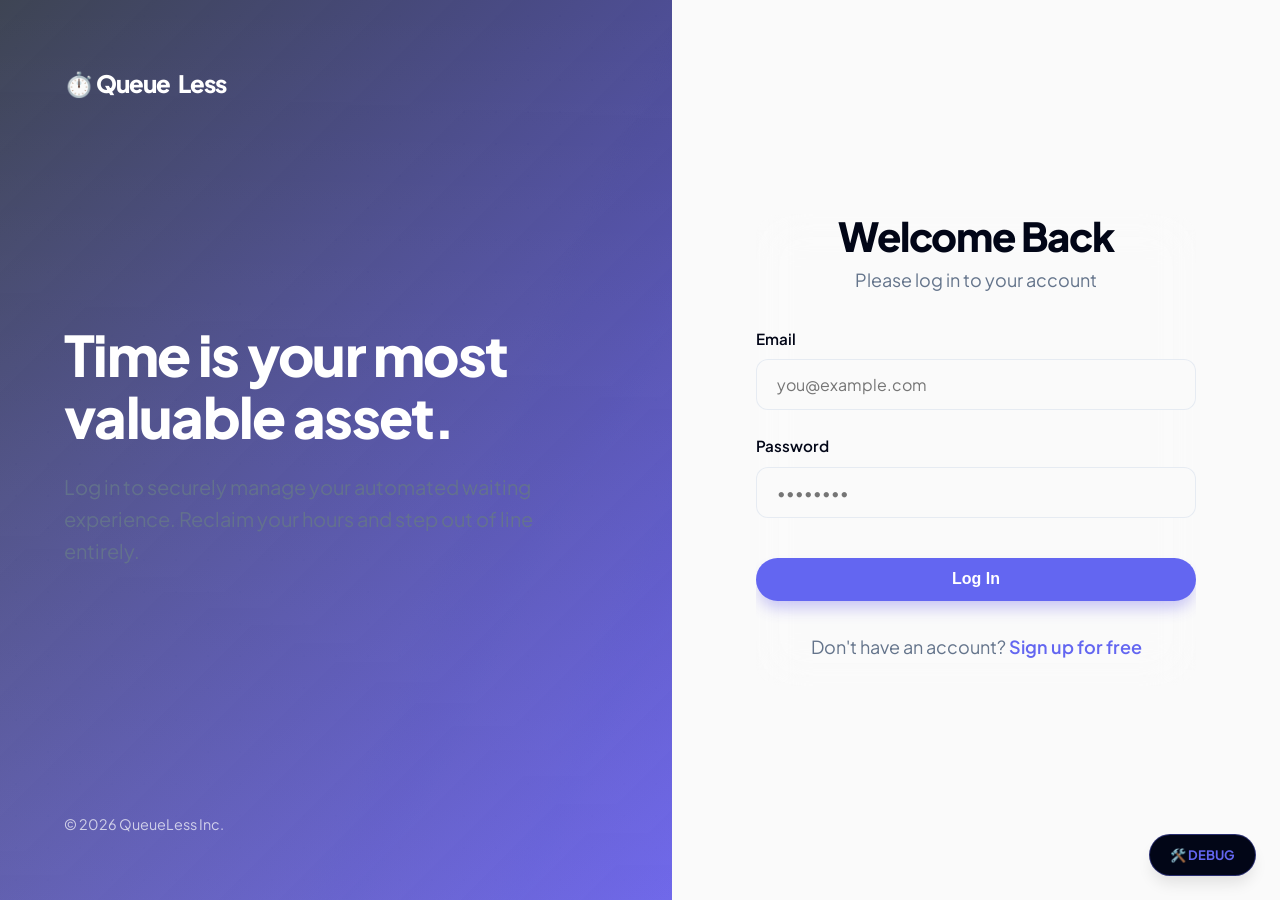
<file: QueueLess-Java/src/main/resources/static/login.html>
<!DOCTYPE html>
<html lang="en">
<head>
    <meta charset="UTF-8">
    <meta name="viewport" content="width=device-width, initial-scale=1.0">
    <title>Login - QueueLess</title>
    <link href="https://fonts.googleapis.com/css2?family=Inter:wght@400;500;600;700&display=swap" rel="stylesheet">
    <link rel="stylesheet" href="assets/css/style.css?v=1.4">
    <style>
        body { margin: 0; min-height: 100vh; display: flex; flex-direction: column; background: var(--bg-main); overflow-x: hidden; }
        .split-layout {
            display: flex;
            min-height: 100vh;
        }
        .split-left {
            flex: 1;
            background: linear-gradient(135deg, rgba(15, 23, 42, 0.8), rgba(79, 70, 229, 0.9)), url('https://images.unsplash.com/photo-1497215728101-856f4ea42174?ixlib=rb-4.0.3&auto=format&fit=crop&w=1600&q=80') center/cover;
            display: flex;
            flex-direction: column;
            justify-content: space-between;
            padding: 4rem;
            color: white;
            position: relative;
        }
        .split-left::after {
            content: '';
            position: absolute;
            top: 0; left: 0; right: 0; bottom: 0;
            background: linear-gradient(to top, var(--bg-main) 0%, transparent 100%);
            opacity: 0.1;
        }
        .split-right {
            flex: 1;
            display: flex;
            align-items: center;
            justify-content: center;
            padding: 2rem;
            background: var(--bg-main);
        }
        .auth-container {
            width: 100%;
            max-width: 440px;
        }
        .auth-card {
            border: none;
            box-shadow: none;
            background: transparent;
            padding: 0;
        }
        @media(max-width: 992px) {
            .split-left { display: none; }
        }
    </style>
</head>
<body>
    <div class="split-layout fade-up">
        <div class="split-left">
            <a href="index.html" class="logo" style="color: white; position: relative; z-index: 10;">⏱️ Queue<span style="color: white;">Less</span></a>
            <div style="position: relative; z-index: 10;">
                <h1 style="color: white; font-size: 3.5rem; line-height: 1.1; margin-bottom: 1.5rem;">Time is your most valuable asset.</h1>
                <p style="font-size: 1.25rem; opacity: 0.9; max-width: 480px;">Log in to securely manage your automated waiting experience. Reclaim your hours and step out of line entirely.</p>
            </div>
            <div style="position: relative; z-index: 10; font-size: 0.9rem; opacity: 0.7;">
                &copy; 2026 QueueLess Inc.
            </div>
        </div>

        <div class="split-right">
            <div class="auth-container">
                <div class="card auth-card">
                    <h2 class="text-center mb-1">Welcome Back</h2>
                    <p class="text-center text-muted mb-4">Please log in to your account</p>
                    
                    <div id="error-msg" class="alert alert-error hidden"></div>
                    
                    <form id="login-form">
                        <div class="form-group">
                            <label class="form-label" for="email">Email</label>
                            <input type="email" id="email" class="form-control" required placeholder="you@example.com">
                        </div>
                        <div class="form-group">
                            <label class="form-label" for="password">Password</label>
                            <input type="password" id="password" class="form-control" required placeholder="••••••••">
                        </div>
                        <button type="submit" class="btn btn-primary pulse-btn" style="width: 100%; margin-top: 1rem; padding: 0.8rem; font-size: 1rem;">Log In</button>
                    </form>
                    
                    <p class="text-center mt-4 text-muted">
                        Don't have an account? <a href="register.html" style="color: var(--primary); text-decoration: none; font-weight: 600;">Sign up for free</a>
                    </p>
                </div>
            </div>
        </div>
    </div>

    <script src="assets/js/main.js"></script>
    <script>
        document.getElementById('login-form').addEventListener('submit', async (e) => {
            e.preventDefault();
            const btn = e.target.querySelector('button');
            const errorDiv = document.getElementById('error-msg');
            
            btn.textContent = 'Logging in...';
            btn.disabled = true;
            errorDiv.classList.add('hidden');

            const email = document.getElementById('email').value;
            const password = document.getElementById('password').value;

            try {
                const res = await apiCall('auth/login', 'POST', { email, password });
                
                if (res.status === 'success') {
                    localStorage.setItem('user', JSON.stringify(res.user));
                    
                    // Redirect based on role
                    if (res.user.role === 'customer') window.location.href = 'user_dashboard.html';
                    else if (res.user.role === 'business') window.location.href = 'business_dashboard.html';
                    else if (res.user.role === 'admin') window.location.href = 'admin_dashboard.html';
                } else {
                    errorDiv.textContent = res.message;
                    errorDiv.classList.remove('hidden');
                }
            } catch (err) {
                errorDiv.textContent = 'An error occurred. Please try again.';
                errorDiv.classList.remove('hidden');
            } finally {
                btn.textContent = 'Log In';
                btn.disabled = false;
            }
        });
    </script>
</body>
</html>
</file>
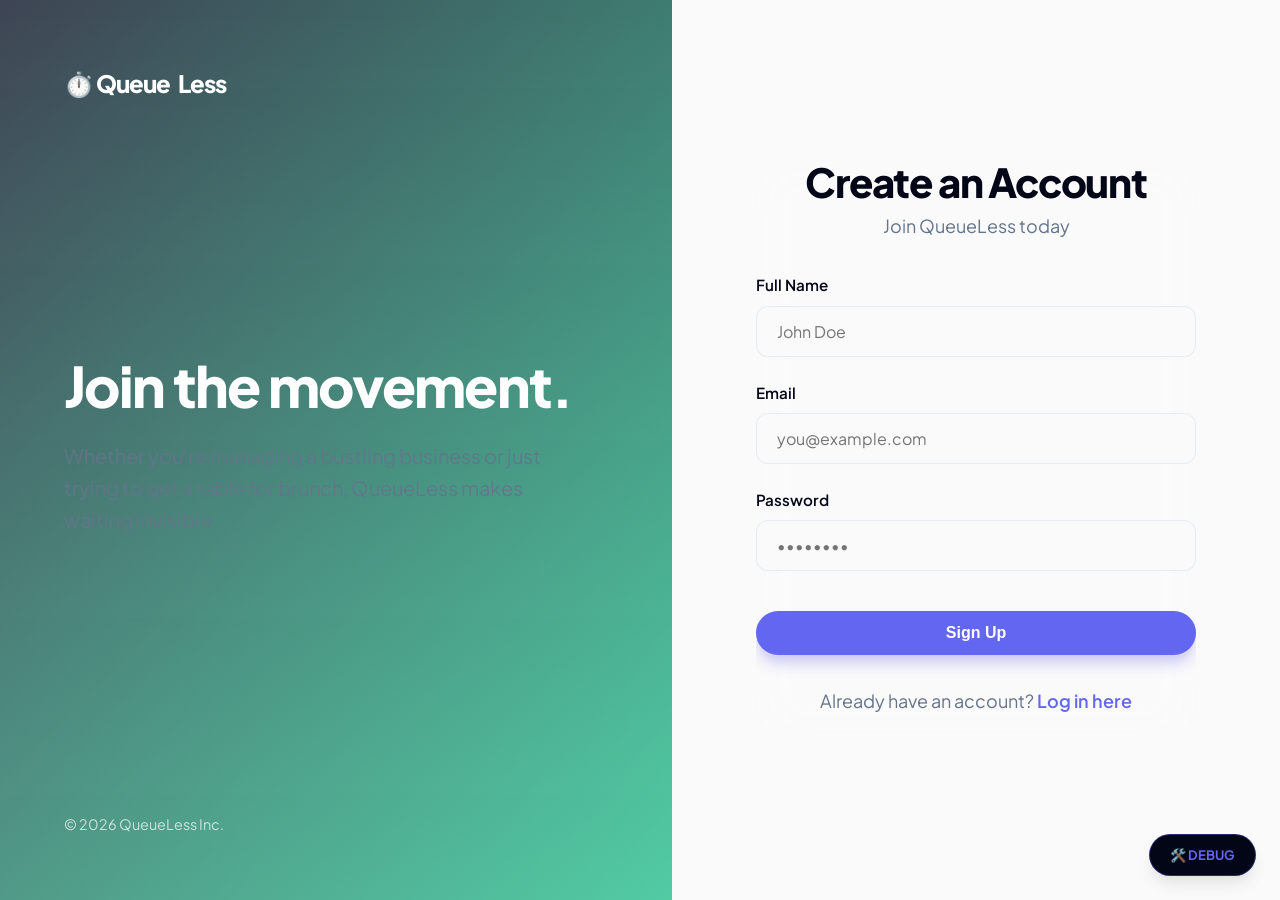
<file: QueueLess-Java/src/main/resources/static/register.html>
<!DOCTYPE html>
<html lang="en">
<head>
    <meta charset="UTF-8">
    <meta name="viewport" content="width=device-width, initial-scale=1.0">
    <title>Register - QueueLess</title>
    <link href="https://fonts.googleapis.com/css2?family=Inter:wght@400;500;600;700&display=swap" rel="stylesheet">
    <link rel="stylesheet" href="assets/css/style.css?v=1.4">
    <style>
        body { margin: 0; min-height: 100vh; display: flex; flex-direction: column; background: var(--bg-main); overflow-x: hidden; }
        .split-layout {
            display: flex;
            min-height: 100vh;
        }
        .split-left {
            flex: 1;
            background: linear-gradient(135deg, rgba(15, 23, 42, 0.8), rgba(16, 185, 129, 0.8)), url('https://images.unsplash.com/photo-1522071820081-009f0129c71c?ixlib=rb-4.0.3&auto=format&fit=crop&w=1600&q=80') center/cover;
            display: flex;
            flex-direction: column;
            justify-content: space-between;
            padding: 4rem;
            color: white;
            position: relative;
        }
        .split-left::after {
            content: '';
            position: absolute;
            top: 0; left: 0; right: 0; bottom: 0;
            background: linear-gradient(to top, var(--bg-main) 0%, transparent 100%);
            opacity: 0.1;
        }
        .split-right {
            flex: 1;
            display: flex;
            align-items: center;
            justify-content: center;
            padding: 2rem;
            background: var(--bg-main);
        }
        .auth-container {
            width: 100%;
            max-width: 440px;
        }
        .auth-card {
            border: none;
            box-shadow: none;
            background: transparent;
            padding: 0;
        }
        @media(max-width: 992px) {
            .split-left { display: none; }
        }
    </style>
</head>
<body>
    <div class="split-layout fade-up">
        <div class="split-left">
            <a href="index.html" class="logo" style="color: white; position: relative; z-index: 10;">⏱️ Queue<span style="color: white;">Less</span></a>
            <div style="position: relative; z-index: 10;">
                <h1 style="color: white; font-size: 3.5rem; line-height: 1.1; margin-bottom: 1.5rem;">Join the movement.</h1>
                <p style="font-size: 1.25rem; opacity: 0.9; max-width: 480px;">Whether you're managing a bustling business or just trying to get a table for brunch, QueueLess makes waiting invisible.</p>
            </div>
            <div style="position: relative; z-index: 10; font-size: 0.9rem; opacity: 0.7;">
                &copy; 2026 QueueLess Inc.
            </div>
        </div>

        <div class="split-right">
            <div class="auth-container">
                <div class="card auth-card">
                    <h2 class="text-center mb-1">Create an Account</h2>
                    <p class="text-center text-muted mb-4" id="role-text">Join QueueLess today</p>
                    
                    <div id="error-msg" class="alert alert-error hidden"></div>
                    <div id="success-msg" class="alert alert-success hidden"></div>
                    
                    <form id="register-form">
                        <!-- Hidden input for role -->
                        <input type="hidden" id="role" value="customer">

                        <div class="form-group">
                            <label class="form-label" for="name">Full Name</label>
                            <input type="text" id="name" class="form-control" required placeholder="John Doe">
                        </div>
                        <div class="form-group">
                            <label class="form-label" for="email">Email</label>
                            <input type="email" id="email" class="form-control" required placeholder="you@example.com">
                        </div>
                        <div class="form-group">
                            <label class="form-label" for="password">Password</label>
                            <input type="password" id="password" class="form-control" required minlength="6" placeholder="••••••••">
                        </div>
                        <button type="submit" class="btn btn-primary pulse-btn" style="width: 100%; margin-top: 1rem; padding: 0.8rem; font-size: 1rem;">Sign Up</button>
                    </form>
                    
                    <p class="text-center mt-4 text-muted">
                        Already have an account? <a href="login.html" style="color: var(--primary); text-decoration: none; font-weight: 600;">Log in here</a>
                    </p>
                </div>
            </div>
        </div>
    </div>

    <!-- Hidden audio element for future extensions if needed -->
    <script src="assets/js/main.js"></script>
    <script>
        // Check URL parameters for role
        const urlParams = new URLSearchParams(window.location.search);
        const role = urlParams.get('role');
        
        if (role === 'business') {
            document.getElementById('role').value = 'business';
            document.getElementById('role-text').textContent = 'Register your business on QueueLess';
        }

        document.getElementById('register-form').addEventListener('submit', async (e) => {
            e.preventDefault();
            const btn = e.target.querySelector('button');
            const errorDiv = document.getElementById('error-msg');
            const successDiv = document.getElementById('success-msg');
            
            btn.textContent = 'Creating account...';
            btn.disabled = true;
            errorDiv.classList.add('hidden');
            successDiv.classList.add('hidden');

            const name = document.getElementById('name').value;
            const email = document.getElementById('email').value;
            const password = document.getElementById('password').value;
            const role = document.getElementById('role').value || (urlParams.get('role') === 'business' ? 'business' : 'customer');

            try {
                const res = await apiCall('auth/register', 'POST', { name, email, password, role });
                
                if (res.status === 'success') {
                    successDiv.textContent = 'Account created successfully! Redirecting to login...';
                    successDiv.classList.remove('hidden');
                    
                    setTimeout(() => {
                        window.location.href = 'login.html';
                    }, 2000);
                } else {
                    errorDiv.textContent = res.message;
                    errorDiv.classList.remove('hidden');
                    btn.textContent = 'Sign Up';
                    btn.disabled = false;
                }
            } catch (err) {
                errorDiv.textContent = 'An error occurred. Please try again.';
                errorDiv.classList.remove('hidden');
                btn.textContent = 'Sign Up';
                btn.disabled = false;
            }
        });
    </script>
</body>
</html>
</file>
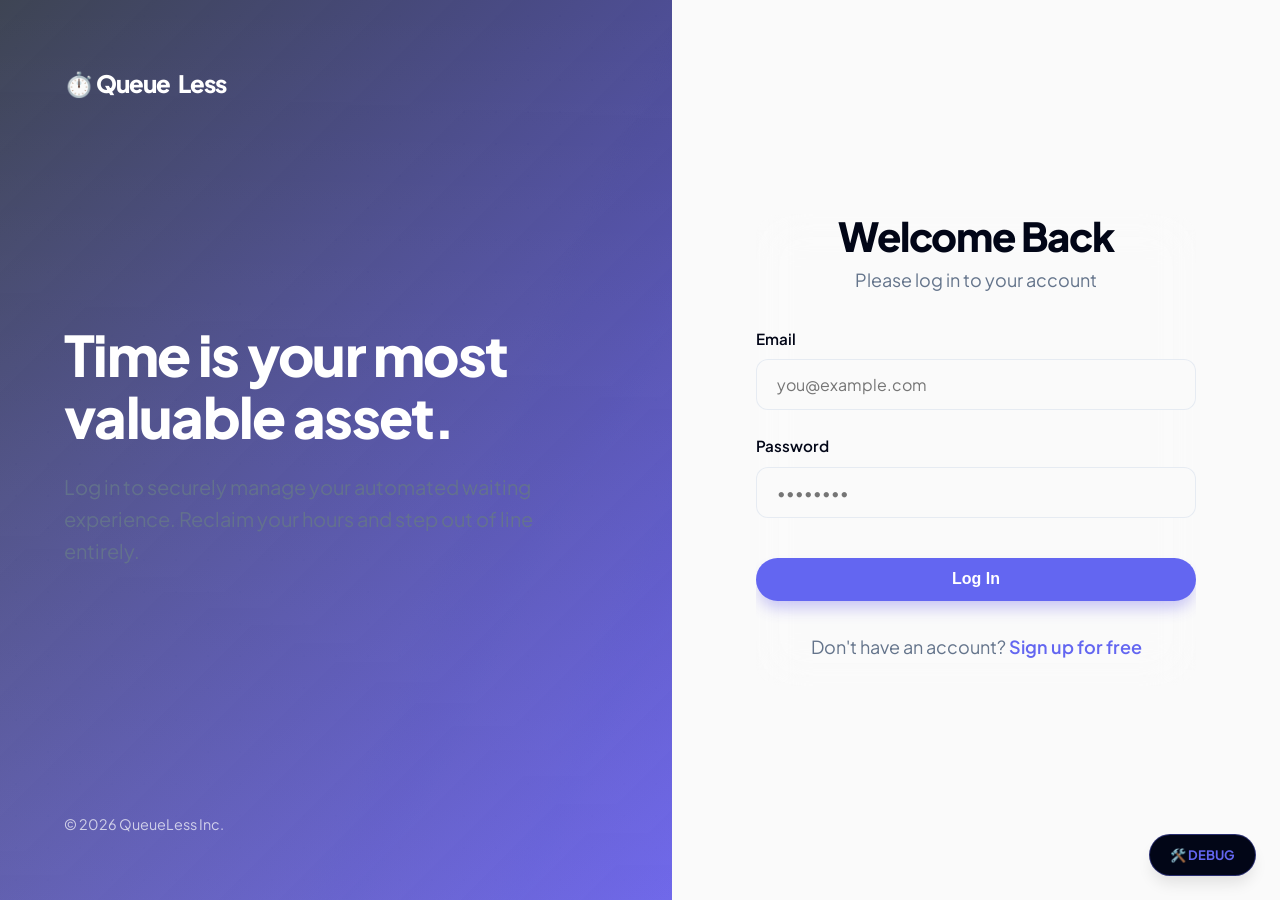
<file: QueueLess-Java/src/main/resources/static/user_dashboard.html>
<!DOCTYPE html>
<html lang="en">
<head>
    <meta charset="UTF-8">
    <meta name="viewport" content="width=device-width, initial-scale=1.0">
    <title>Dashboard - QueueLess</title>
    <link href="https://fonts.googleapis.com/css2?family=Inter:wght@400;500;600;700&display=swap" rel="stylesheet">
    <link rel="stylesheet" href="assets/css/style.css?v=1.4">
    <style>
        .queue-status-card {
            background: linear-gradient(135deg, var(--primary) 0%, #312E81 100%);
            color: white;
        }

        .search-bar {
            display: flex;
            gap: 1rem;
            margin-bottom: 2rem;
        }

        .business-list {
            display: grid;
            gap: 1rem;
            grid-template-columns: repeat(auto-fill, minmax(300px, 1fr));
        }

        .business-card {
            border: 1px solid var(--border);
            padding: 1.5rem;
            border-radius: 1rem;
            background: white;
            transition: transform 0.2s, box-shadow 0.2s;
        }

        .business-card:hover {
            transform: translateY(-2px);
            box-shadow: 0 4px 6px -1px rgba(0, 0, 0, 0.1);
        }

        #active-queue-section {
            transition: all 0.3s ease;
        }

        .stat-grid {
            display: grid;
            grid-template-columns: repeat(2, 1fr);
            gap: 1rem;
            text-align: center;
        }

        .stat-box {
            background: rgba(255, 255, 255, 0.1);
            padding: 1rem;
            border-radius: 0.5rem;
        }

        .stat-value {
            font-size: 1.5rem;
            font-weight: 700;
        }

        .stat-label {
            font-size: 0.8rem;
            opacity: 0.8;
            text-transform: uppercase;
        }
    </style>
</head>
<body>
    <div class="app-layout">
        <header class="header">
            <div class="container nav">
                <a href="index.html" class="logo">⏱️ Queue<span>Less</span></a>
                <div class="nav-links">
                    <span id="user-name" style="margin-right: 1rem; font-weight: 500;"></span>
                    <button onclick="logout()" class="btn btn-outline" style="padding: 0.4rem 1rem;">Logout</button>
                </div>
            </div>
        </header>

        <div style="position: fixed; top: 10%; left: 2%; font-size: 4rem; opacity: 0.03; z-index: -1;" class="float">⏱️</div>
        <div style="position: fixed; bottom: 10%; right: 2%; font-size: 6rem; opacity: 0.02; z-index: -1;" class="float delay-2">⏳</div>

        <main class="main-content container reveal">
            <h2 class="mb-4" id="greeting">Join a Queue</h2>
            
            <div id="active-queue-section" class="card hidden" style="background: linear-gradient(135deg, rgba(79, 70, 229, 0.05), rgba(16, 185, 129, 0.05)); border: 2px solid var(--primary); text-align: center;">
                <h3 id="aq-business-name" style="margin-bottom: 0.5rem">Business Name</h3>
                <p id="aq-service-name" style="opacity: 0.8; margin-bottom: 2rem;">Service Name</p>
                
                <div class="queue-circle">
                    <span class="queue-number" id="aq-position" style="color: var(--primary)">--</span>
                    <span class="queue-label">Position</span>
                </div>
                
                <div class="stat-grid mt-4">
                    <div class="stat-box">
                        <div class="stat-value" id="aq-people-ahead">--</div>
                        <div class="stat-label">People Ahead</div>
                    </div>
                    <div class="stat-box">
                        <div class="stat-value"><span id="aq-wait-time">--</span> min</div>
                        <div class="stat-label">Est. Wait</div>
                    </div>
                </div>

                <button onclick="leaveQueue()" class="btn btn-danger mt-4" style="background: rgba(239, 68, 68, 0.9); border: 1px solid rgba(255,255,255,0.2);">
                    Leave Queue
                </button>
            </div>

            <div id="discovery-section">
                <div id="search-section" class="reveal delay-1">
                <div class="card mb-4" style="background: rgba(255,255,255,0.8); border: 1px solid var(--border);">
                    <h3>Find a Business</h3>
                    <div class="form-group" style="margin-bottom: 1.5rem;">
                        <input type="text" id="search-input" class="form-control" placeholder="Search by name, category or service...">
                    </div>
                    
                    <div class="filter-container fade-up delay-2">
                        <div class="filter-pills" id="category-filters">
                            <div class="filter-pill active" data-category="all">All Services</div>
                            <div class="filter-pill" data-category="bank">🏦 Banks</div>
                            <div class="filter-pill" data-category="restaurant">🍔 Restaurants</div>
                            <div class="filter-pill" data-category="pharmacy">💊 Pharmacies</div>
                            <div class="filter-pill" data-category="medical">🏥 Medical</div>
                            <div class="filter-pill" data-category="shop">🛍️ Shops</div>
                            <div class="filter-pill" data-category="other">✨ Other</div>
                        </div>
                    </div>
                </div>

                <div class="grid grid-2" id="businesses-grid">
                    <!-- Businesses injected here -->
                    <p class="text-muted text-center" style="grid-column: 1 / -1; padding: 3rem;">Loading businesses...</p>
                </div>
            </div>
            </div>

        </main>
    </div>

    <!-- Notification Sound -->
    <audio id="notifySound" src="https://assets.mixkit.co/active_storage/sfx/2869/2869-preview.mp3" preload="auto"></audio>

    <script src="assets/js/main.js"></script>
    <script src="assets/js/realtime.js"></script>
    <script>
        requireAuth('customer');
        const user = getAuthUser();
        // Fallback protection: If somehow a business lands here, redirect them
        if (user && user.role === 'business') {
            window.location.href = 'business_dashboard.html';
        }
        if (user && user.role === 'admin') {
            window.location.href = 'admin_dashboard.html';
        }
        
        document.getElementById('user-name').textContent = `Hi, ${user.name}`;

        let currentQueueId = localStorage.getItem('active_queue');
        let businessesData = [];
        let currentCategory = 'all';

        function filterAndRender() {
            const term = document.getElementById('search-input').value.toLowerCase();
            const filtered = businessesData.filter(b => {
                const matchesSearch = b.name.toLowerCase().includes(term) || 
                                     b.service_type.toLowerCase().includes(term) ||
                                     b.queues.some(q => q.service_name.toLowerCase().includes(term));
                
                const matchesCategory = currentCategory === 'all' || 
                                        b.service_type.toLowerCase().includes(currentCategory);
                
                return matchesSearch && matchesCategory;
            });
            renderBusinesses(filtered);
        }

        async function loadBusinesses() {
            try {
                const res = await apiCall('user-queue/businesses', 'GET');
                if (res.status === 'success') {
                    businessesData = res.businesses;
                    filterAndRender();
                }
            } catch (err) {
                console.error('Failed to load businesses', err);
            }
        }

        function renderBusinesses(businesses) {
            const container = document.getElementById('businesses-grid');
            if (businesses.length === 0) {
                container.innerHTML = '<p class="text-muted text-center" style="grid-column: 1/-1; padding: 2rem;">No open queues found.</p>';
                return;
            }

            container.innerHTML = businesses.map(b => `
                        <div class="card fade-up">
                            <h3 style="margin-bottom: 0.25rem;">${b.name}</h3>
                            <div style="display: flex; align-items: center; gap: 0.5rem; margin-bottom: 1rem;">
                                <span class="badge" style="background: rgba(79, 70, 229, 0.1); color: var(--primary); border: 1px solid rgba(79, 70, 229, 0.2); text-transform: capitalize; margin: 0;">${b.service_type}</span>
                                <span class="text-muted" style="font-size: 0.85rem;">📍 ${b.location}</span>
                            </div>
                            
                            <div class="map-container">
                                <iframe src="https://maps.google.com/maps?q=${encodeURIComponent(b.name + ' ' + b.location)}&output=embed" loading="lazy"></iframe>
                            </div>

                            <div style="margin-top: 1.5rem;">
                                <h4 style="font-size: 1rem; margin-bottom: 0.75rem;">Available Services:</h4>
                                ${b.queues.length === 0 ? '<p class="text-muted" style="font-size: 0.9rem;">No active queues.</p>' : ''}
                                ${b.queues.map(q => `
                                    <div style="background: var(--bg-main); border: 1px solid var(--border); padding: 1rem; border-radius: 0.75rem; display: flex; flex-wrap: wrap; gap: 1rem; justify-content: space-between; align-items: center; margin-bottom: 0.5rem; transition: all 0.2s;" onmouseover="this.style.borderColor='var(--primary)'" onmouseout="this.style.borderColor='var(--border)'">
                                        <div>
                                            <div style="font-weight: 600;">${q.service_name}</div>
                                            <div class="text-muted" style="font-size: 0.85rem;">Est. ${q.avg_service_time} min / person</div>
                                        </div>
                                        <button onclick="joinQueue(${q.id}, '${b.name.replace(/'/g, "\\'")}', '${q.service_name.replace(/'/g, "\\'")}')" class="btn btn-outline" style="padding: 0.5rem 1rem; font-size: 0.9rem; background: white; white-space: nowrap;">
                                            Join Queue
                                        </button>
                                    </div>
                                `).join('')}
                            </div>
                        </div>
            `).join('');
        }

        // Search filtering logic
        document.getElementById('search-input').addEventListener('input', filterAndRender);

        // Category Filter logic
        document.getElementById('category-filters').addEventListener('click', (e) => {
            const pill = e.target.closest('.filter-pill');
            if (!pill) return;

            // Update UI
            document.querySelectorAll('.filter-pill').forEach(p => p.classList.remove('active'));
            pill.classList.add('active');

            // Update state and re-render
            currentCategory = pill.dataset.category;
            filterAndRender();
        });

        async function joinQueue(queueId, businessName, serviceName) {
            if (currentQueueId) {
                alert("You are already in a queue. Please leave your current queue first.");
                return;
            }

            try {
                const res = await apiCall('user-queue/join', 'POST', { queue_id: queueId });
                if (res.status === 'success') {
                    currentQueueId = queueId;
                    localStorage.setItem('active_queue', queueId);
                    
                    document.getElementById('aq-business-name').textContent = businessName;
                    document.getElementById('aq-service-name').textContent = serviceName;
                    
                    showQueueUI();
                    startQueuePolling(queueId, updateQueueUI);
                } else {
                    alert(res.message);
                }
            } catch (err) {
                alert('Failed to join queue');
            }
        }

        async function leaveQueue() {
            if (!confirm("Are you sure you want to leave the queue?")) return;

            try {
                await apiCall('user-queue/leave', 'POST', { queue_id: currentQueueId });
                stopQueuePolling();
                currentQueueId = null;
                localStorage.removeItem('active_queue');
                hideQueueUI();
            } catch (err) {
                alert('Error leaving queue');
            }
        }

        function showQueueUI() {
            document.getElementById('active-queue-section').classList.remove('hidden');
            document.getElementById('discovery-section').style.opacity = '0.5';
            document.getElementById('discovery-section').style.pointerEvents = 'none';
        }

        function hideQueueUI() {
            document.getElementById('active-queue-section').classList.add('hidden');
            document.getElementById('discovery-section').style.opacity = '1';
            document.getElementById('discovery-section').style.pointerEvents = 'auto';
        }

        function updateQueueUI(data) {
            if (data.status === 'success') {
                if (data.entry.status === 'served') {
                    stopQueuePolling();
                    currentQueueId = null;
                    localStorage.removeItem('active_queue');
                    alert("It's your turn! The business has called you.");
                    hideQueueUI();
                    return;
                }
                
                if (data.entry.status === 'cancelled') {
                    stopQueuePolling();
                    currentQueueId = null;
                    localStorage.removeItem('active_queue');
                    alert("Your queue entry was cancelled.");
                    hideQueueUI();
                    return;
                }

                document.getElementById('aq-position').textContent = data.entry.position;
                document.getElementById('aq-people-ahead').textContent = data.people_ahead;
                document.getElementById('aq-wait-time').textContent = Math.round(data.estimated_wait_time);
                
                // Set names if they are in the response (for refresh consistency)
                if (data.entry.business_name) {
                    document.getElementById('aq-business-name').textContent = data.entry.business_name;
                }
                if (data.entry.service_name) {
                    document.getElementById('aq-service-name').textContent = data.entry.service_name;
                }

                // Play notification if turn is close (e.g., <= 1 person ahead or <= 5 mins)
                if (data.people_ahead <= 1 && !window.notifiedNearTurn) {
                    document.getElementById('notifySound').play().catch(e=>console.log("Audio play blocked by browser"));
                    if (Notification.permission === "granted") {
                        new Notification("QueueLess", { body: "Your turn is almost up! Please head to the business." });
                    }
                    window.notifiedNearTurn = true; // prevent spamming
                }
            } else {
                // Not in queue apparently
                stopQueuePolling();
                currentQueueId = null;
                localStorage.removeItem('active_queue');
                hideQueueUI();
            }
        }


        // Initialization
        document.addEventListener('DOMContentLoaded', () => {
             // Request notification permission
            if ("Notification" in window && Notification.permission !== "granted" && Notification.permission !== "denied") {
                Notification.requestPermission();
            }

            // Scroll Reveal Logic
            const observerOptions = { threshold: 0.05 };
            const observer = new IntersectionObserver((entries) => {
                entries.forEach(entry => {
                    if (entry.isIntersecting) {
                        entry.target.classList.add('active');
                    }
                });
            }, observerOptions);

            document.querySelectorAll('.reveal').forEach(el => {
                observer.observe(el);
                const rect = el.getBoundingClientRect();
                if (rect.top < window.innerHeight && rect.bottom >= 0) {
                    el.classList.add('active');
                }
            });

            loadBusinesses();

            if (currentQueueId) {
                // We need to fetch business name ideally, for now just placeholder
                document.getElementById('aq-business-name').textContent = "Your Active Queue";
                document.getElementById('aq-service-name').textContent = "Loading status...";
                showQueueUI();
                startQueuePolling(currentQueueId, updateQueueUI);
            }
        });
    </script>
</body>
</html>
</file>
<file: QueueLess/assets/css/style.css>
@import url('https://fonts.googleapis.com/css2?family=Plus+Jakarta+Sans:wght@400;500;600;700;800&display=swap');

:root {
  --primary: #6366f1;
  --primary-hover: #4f46e5;
  --secondary: #10b981;
  --bg-main: #fafafa;
  --bg-card: rgba(255, 255, 255, 0.8);
  --text-main: #020617;
  --text-muted: #64748b;
  --border: rgba(226, 232, 240, 0.8);
  --shadow-sm: 0 1px 2px 0 rgba(0, 0, 0, 0.05);
  --shadow-md: 0 4px 6px -1px rgba(0, 0, 0, 0.1);
  --shadow-lg: 0 20px 25px -5px rgba(0, 0, 0, 0.05);
  --shadow-premium: 0 40px 80px -20px rgba(99, 102, 241, 0.15);
  --radius: 24px;
}

* {
  margin: 0;
  padding: 0;
  box-sizing: border-box;
}

body {
  font-family: 'Plus Jakarta Sans', sans-serif;
  background-color: var(--bg-main);
  background-image: 
    radial-gradient(at 0% 0%, rgba(99, 102, 241, 0.03) 0px, transparent 50%),
    radial-gradient(at 100% 0%, rgba(16, 185, 129, 0.03) 0px, transparent 50%),
    radial-gradient(at 100% 100%, rgba(99, 102, 241, 0.03) 0px, transparent 50%),
    radial-gradient(at 0% 100%, rgba(16, 185, 129, 0.03) 0px, transparent 50%);
  color: var(--text-main);
  line-height: 1.6;
  min-height: 100vh;
  overflow-x: hidden;
  -webkit-font-smoothing: antialiased;
}

body::before {
  content: '';
  position: fixed;
  inset: 0;
  background-image: 
    radial-gradient(var(--border) 1px, transparent 1px),
    linear-gradient(115deg, transparent 40%, rgba(226, 232, 240, 0.3) 45%, transparent 50%, rgba(226, 232, 240, 0.3) 55%, transparent 60%);
  background-size: 32px 32px, 100% 100%;
  z-index: -1;
  pointer-events: none;
  opacity: 0.5;
}

.container {
  max-width: 1280px;
  margin: 0 auto;
  padding: 0 1.5rem;
}

/* Typography */
h1, h2, h3, h4 {
  font-weight: 800;
  line-height: 1.1;
  letter-spacing: -0.03em;
  color: var(--text-main);
}

h1 { font-size: 4rem; }
h2 { font-size: 2.5rem; margin-bottom: 1rem; }
h3 { font-size: 1.5rem; margin-bottom: 0.5rem; }
p { font-size: 1.125rem; color: var(--text-muted); margin-bottom: 1.5rem; }

/* Buttons */
.btn {
  display: inline-flex;
  align-items: center;
  justify-content: center;
  padding: 0.875rem 1.75rem;
  border-radius: 9999px;
  font-weight: 600;
  font-size: 1rem;
  cursor: pointer;
  transition: all 0.3s cubic-bezier(0.4, 0, 0.2, 1);
  border: none;
  text-decoration: none;
}

.btn-primary {
  background-color: var(--primary);
  color: white;
  box-shadow: 0 10px 15px -3px rgba(79, 70, 229, 0.3);
}

.btn-primary:hover {
  background-color: var(--primary-hover);
  transform: translateY(-2px);
  box-shadow: 0 15px 25px -5px rgba(79, 70, 229, 0.4);
}

.btn-secondary {
  background-color: white;
  color: var(--text-main);
  box-shadow: var(--shadow-md);
  border: 1px solid var(--border);
}

.btn-secondary:hover {
  transform: translateY(-2px);
  box-shadow: var(--shadow-lg);
  border-color: transparent;
}

.btn-outline {
  background-color: transparent;
  color: var(--text-main);
  border: 1px solid var(--border);
}

.btn-outline:hover {
  background-color: #f1f5f9;
}

.btn-danger {
  background-color: #fee2e2;
  color: #dc2626;
}
.btn-danger:hover {
  background-color: #fecaca;
}

/* Header */
.header {
  background: rgba(255, 255, 255, 0.9);
  backdrop-filter: blur(12px);
  border-bottom: 1px solid rgba(226, 232, 240, 0.6);
  padding: 1.25rem 0;
  position: sticky;
  top: 0;
  z-index: 50;
}

.nav {
  display: flex;
  justify-content: space-between;
  align-items: center;
}

.logo {
  font-size: 1.5rem;
  font-weight: 800;
  color: var(--primary);
  text-decoration: none;
  display: flex;
  align-items: center;
  gap: 0.5rem;
  letter-spacing: -0.04em;
  transition: transform 0.3s ease;
}

.logo:hover {
  transform: scale(1.05);
}

.logo span { color: var(--text-main); }

.badge {
  font-size: 0.7rem;
  background: var(--text-main);
  color: white;
  padding: 0.25rem 0.75rem;
  border-radius: 999px;
  margin-left: 0.5rem;
  font-weight: 700;
  letter-spacing: 0.05em;
  text-transform: uppercase;
  display: inline-flex;
  align-items: center;
  justify-content: center;
  line-height: 1;
  height: 22px;
}

/* Layout */
.app-layout {
  display: flex;
  flex-direction: column;
  min-height: 100vh;
}

.main-content {
  flex: 1;
  padding: 1rem 0 5rem;
}

/* Component Architecture */
.card {
  background: var(--bg-card);
  backdrop-filter: blur(24px);
  -webkit-backdrop-filter: blur(24px);
  border-radius: var(--radius);
  padding: 2.5rem;
  box-shadow: var(--shadow-sm);
  border: 1px solid rgba(255, 255, 255, 0.4);
  transition: all 0.6s cubic-bezier(0.16, 1, 0.3, 1);
  position: relative;
  overflow: hidden;
}

.card:hover {
  transform: translateY(-12px);
  box-shadow: var(--shadow-premium);
  border-color: var(--primary);
}

/* Forms */
.form-group { margin-bottom: 1.5rem; }
.form-label {
  display: block;
  font-weight: 600;
  margin-bottom: 0.5rem;
  color: var(--text-main);
  font-size: 0.95rem;
}

.form-control {
  width: 100%;
  padding: 0.875rem 1.25rem;
  background: var(--bg-main);
  border: 1px solid var(--border);
  border-radius: 0.75rem;
  color: var(--text-main);
  font-family: inherit;
  font-size: 1rem;
  transition: all 0.2s ease;
}

.form-control:focus {
  outline: none;
  border-color: var(--primary);
  background: white;
  box-shadow: 0 0 0 4px rgba(79, 70, 229, 0.1);
}

/* Grid & Utils */
.grid { display: grid; gap: 2rem; }
@media(min-width: 768px) {
  .grid-2 { grid-template-columns: repeat(2, 1fr); align-items: center;}
  .grid-3 { grid-template-columns: repeat(3, 1fr); }
  .grid-4 { grid-template-columns: repeat(4, 1fr); }
}
@media(max-width: 767px) {
  /* Mobile adjustments */
  h1 { font-size: 2.5rem; }
  h2 { font-size: 2rem; }
  .hero { padding: 3rem 0; text-align: center; }
  .hero-buttons { justify-content: center; flex-direction: column; width: 100%; }
  .hero-buttons .btn { width: 100%; }
  .nav { flex-direction: column; gap: 1rem; }
  .nav-links { display: flex; flex-direction: column; width: 100%; gap: 0.5rem; }
  .nav-links .btn { width: 100%; }
  .logos-grid { flex-wrap: wrap; gap: 2rem; }
  table { display: block; overflow-x: auto; white-space: nowrap; }
}

.text-center { text-align: center; }
.mb-1 { margin-bottom: 0.5rem; }
.mb-2 { margin-bottom: 1rem; }
.mb-4 { margin-bottom: 2rem; }
.mt-4 { margin-top: 2rem; }
.text-muted { color: var(--text-muted); }

/* Modals */
.modal-overlay {
  position: fixed;
  top: 0; left: 0; right: 0; bottom: 0;
  background: rgba(15, 23, 42, 0.4);
  backdrop-filter: blur(8px);
  -webkit-backdrop-filter: blur(8px);
  z-index: 999;
  display: flex;
  align-items: center;
  justify-content: center;
  padding: 1rem;
  animation: fadeIn 0.2s ease-out;
}
.modal-content {
  background: white;
  border-radius: var(--radius);
  width: 100%;
  max-width: 500px;
  padding: 2.5rem;
  box-shadow: var(--shadow-hover);
  border: 1px solid var(--border);
  position: relative;
  animation: scaleIn 0.3s cubic-bezier(0.16, 1, 0.3, 1);
}

@keyframes fadeIn {
  from { opacity: 0; }
  to { opacity: 1; }
}
@keyframes scaleIn {
  from { opacity: 0; transform: scale(0.95) translateY(10px); }
  to { opacity: 1; transform: scale(1) translateY(0); }
}
.modal-close {
  position: absolute;
  top: 1.5rem; right: 1.5rem;
  background: none;
  border: none;
  font-size: 1.5rem;
  cursor: pointer;
  color: var(--text-muted);
  line-height: 1;
}

/* Animation Suite */
.fade-up {
  animation: fadeUp 0.8s cubic-bezier(0.16, 1, 0.3, 1) forwards;
  opacity: 0;
  transform: translateY(30px);
}

@keyframes fadeUp {
  from {
    opacity: 0;
    transform: translateY(30px);
  }
  to {
    opacity: 1;
    transform: translateY(0);
  }
}

@keyframes pulse-glow {
  0% { box-shadow: 0 0 0 0 rgba(79, 70, 229, 0.4); }
  70% { box-shadow: 0 0 0 15px rgba(79, 70, 229, 0); }
  100% { box-shadow: 0 0 0 0 rgba(79, 70, 229, 0); }
}

@keyframes pulse-btn {
  0% { transform: scale(1); }
  50% { transform: scale(1.05); }
  100% { transform: scale(1); }
}

.pulse-glow { animation: pulse-glow 2s infinite; }
.pulse-btn { animation: pulse-btn 2s infinite ease-in-out; }
.delay-1 { animation-delay: 0.1s; }
.delay-2 { animation-delay: 0.2s; }
.delay-3 { animation-delay: 0.3s; }
.delay-4 { animation-delay: 0.4s; }

@keyframes float {
  0% { transform: translateY(0px); }
  50% { transform: translateY(-10px); }
  100% { transform: translateY(0px); }
}

.float {
  animation: float 6s ease-in-out infinite;
}

/* Luxury Scroller */
.reveal {
  opacity: 0;
  transform: translateY(30px);
  transition: all 0.8s cubic-bezier(0.16, 1, 0.3, 1);
}

.reveal.active {
  opacity: 1;
  transform: translateY(0);
}

/* Alerts */
.alert {
  padding: 1rem 1.5rem;
  border-radius: 0.75rem;
  margin-bottom: 1.5rem;
  font-weight: 600;
  font-size: 0.95rem;
  border-left: 4px solid;
}
.alert-error { background-color: #fef2f2; color: #991b1b; border-left-color: #ef4444; }
.alert-success { background-color: #f0fdf4; color: #166534; border-left-color: #22c55e; }
.hidden { display: none !important; }

/* Tables */
table { width: 100%; border-collapse: collapse; margin-top: 1rem; }
th, td { padding: 1.25rem 1rem; text-align: left; border-bottom: 1px solid var(--border); }
th { color: var(--text-muted); font-size: 0.85rem; text-transform: uppercase; font-weight: 700; letter-spacing: 0.05em; }

/* Map iframe wrapper */
.map-container {
  border-radius: 12px;
  overflow: hidden;
  margin-top: 1.5rem;
  box-shadow: var(--shadow-md);
  border: 1px solid var(--border);
  line-height: 0;
  width: 100%;
}
.map-container iframe {
  width: 100%;
  height: 250px;
  border: none;
}

/* Fancy Queue Circle */
.queue-circle {
  width: 180px;
  height: 180px;
  border-radius: 50%;
  border: 6px solid var(--bg-main);
  background: white;
  display: flex;
  flex-direction: column;
  align-items: center;
  justify-content: center;
  margin: 0 auto 2rem;
  box-shadow: var(--shadow-lg), inset 0 0 20px rgba(0,0,0,0.02);
  position: relative;
}

.queue-circle::before {
  content: '';
  position: absolute;
  top: -12px; left: -12px; right: -12px; bottom: -12px;
  border-radius: 50%;
  border: 2px dashed rgba(79, 70, 229, 0.3);
  animation: spin 20s linear infinite;
}

@keyframes spin {
  100% { transform: rotate(360deg); }
}

.queue-number {
  font-size: 4.5rem;
  font-weight: 800;
  color: var(--primary);
  line-height: 1;
}

.queue-label {
  font-size: 0.85rem;
  text-transform: uppercase;
  letter-spacing: 0.1em;
  font-weight: 700;
  color: var(--text-muted);
  margin-top: 0.5rem;
}
/* Filter Pills */
.filter-container {
  margin-bottom: 2rem;
  overflow-x: auto;
  padding-bottom: 0.5rem;
  -ms-overflow-style: none;
  scrollbar-width: none;
}
.filter-container::-webkit-scrollbar {
  display: none;
}
.filter-pills {
  display: flex;
  gap: 0.75rem;
  white-space: nowrap;
}
.filter-pill {
  padding: 0.6rem 1.25rem;
  border-radius: 999px;
  background: white;
  border: 1px solid var(--border);
  color: var(--text-muted);
  font-weight: 600;
  font-size: 0.9rem;
  cursor: pointer;
  transition: all 0.2s ease;
  user-select: none;
}
.filter-pill:hover {
  border-color: var(--primary);
  color: var(--primary);
  background: rgba(79, 70, 229, 0.02);
}
.filter-pill.active {
  background: var(--primary);
  color: white;
  border-color: var(--primary);
  box-shadow: 0 4px 12px rgba(79, 70, 229, 0.2);
}
</file>
<file: QueueLess-Java/src/main/resources/static/assets/css/style.css>
@import url('https://fonts.googleapis.com/css2?family=Plus+Jakarta+Sans:wght@400;500;600;700;800&display=swap');

:root {
  --primary: #6366f1;
  --primary-hover: #4f46e5;
  --secondary: #10b981;
  --bg-main: #fafafa;
  --bg-card: rgba(255, 255, 255, 0.8);
  --text-main: #020617;
  --text-muted: #64748b;
  --border: rgba(226, 232, 240, 0.8);
  --shadow-sm: 0 1px 2px 0 rgba(0, 0, 0, 0.05);
  --shadow-md: 0 4px 6px -1px rgba(0, 0, 0, 0.1);
  --shadow-lg: 0 20px 25px -5px rgba(0, 0, 0, 0.05);
  --shadow-premium: 0 40px 80px -20px rgba(99, 102, 241, 0.15);
  --radius: 24px;
}

* {
  margin: 0;
  padding: 0;
  box-sizing: border-box;
}

body {
  font-family: 'Plus Jakarta Sans', sans-serif;
  background-color: var(--bg-main);
  background-image: 
    radial-gradient(at 0% 0%, rgba(99, 102, 241, 0.03) 0px, transparent 50%),
    radial-gradient(at 100% 0%, rgba(16, 185, 129, 0.03) 0px, transparent 50%),
    radial-gradient(at 100% 100%, rgba(99, 102, 241, 0.03) 0px, transparent 50%),
    radial-gradient(at 0% 100%, rgba(16, 185, 129, 0.03) 0px, transparent 50%);
  color: var(--text-main);
  line-height: 1.6;
  min-height: 100vh;
  overflow-x: hidden;
  -webkit-font-smoothing: antialiased;
}

body::before {
  content: '';
  position: fixed;
  inset: 0;
  background-image: 
    radial-gradient(var(--border) 1px, transparent 1px),
    linear-gradient(115deg, transparent 40%, rgba(226, 232, 240, 0.3) 45%, transparent 50%, rgba(226, 232, 240, 0.3) 55%, transparent 60%);
  background-size: 32px 32px, 100% 100%;
  z-index: -1;
  pointer-events: none;
  opacity: 0.5;
}

.container {
  max-width: 1280px;
  margin: 0 auto;
  padding: 0 1.5rem;
}

/* Typography */
h1, h2, h3, h4 {
  font-weight: 800;
  line-height: 1.1;
  letter-spacing: -0.03em;
  color: var(--text-main);
}

h1 { font-size: 4rem; }
h2 { font-size: 2.5rem; margin-bottom: 1rem; }
h3 { font-size: 1.5rem; margin-bottom: 0.5rem; }
p { font-size: 1.125rem; color: var(--text-muted); margin-bottom: 1.5rem; }

/* Buttons */
.btn {
  display: inline-flex;
  align-items: center;
  justify-content: center;
  padding: 0.875rem 1.75rem;
  border-radius: 9999px;
  font-weight: 600;
  font-size: 1rem;
  cursor: pointer;
  transition: all 0.3s cubic-bezier(0.4, 0, 0.2, 1);
  border: none;
  text-decoration: none;
}

.btn-primary {
  background-color: var(--primary);
  color: white;
  box-shadow: 0 10px 15px -3px rgba(79, 70, 229, 0.3);
}

.btn-primary:hover {
  background-color: var(--primary-hover);
  transform: translateY(-2px);
  box-shadow: 0 15px 25px -5px rgba(79, 70, 229, 0.4);
}

.btn-secondary {
  background-color: white;
  color: var(--text-main);
  box-shadow: var(--shadow-md);
  border: 1px solid var(--border);
}

.btn-secondary:hover {
  transform: translateY(-2px);
  box-shadow: var(--shadow-lg);
  border-color: transparent;
}

.btn-outline {
  background-color: transparent;
  color: var(--text-main);
  border: 1px solid var(--border);
}

.btn-outline:hover {
  background-color: #f1f5f9;
}

.btn-danger {
  background-color: #fee2e2;
  color: #dc2626;
}
.btn-danger:hover {
  background-color: #fecaca;
}

/* Header */
.header {
  background: rgba(255, 255, 255, 0.9);
  backdrop-filter: blur(12px);
  border-bottom: 1px solid rgba(226, 232, 240, 0.6);
  padding: 1.25rem 0;
  position: sticky;
  top: 0;
  z-index: 50;
}

.nav {
  display: flex;
  justify-content: space-between;
  align-items: center;
}

.logo {
  font-size: 1.5rem;
  font-weight: 800;
  color: var(--primary);
  text-decoration: none;
  display: flex;
  align-items: center;
  gap: 0.5rem;
  letter-spacing: -0.04em;
  transition: transform 0.3s ease;
}

.logo:hover {
  transform: scale(1.05);
}

.logo span { color: var(--text-main); }

.badge {
  font-size: 0.7rem;
  background: var(--text-main);
  color: white;
  padding: 0.25rem 0.75rem;
  border-radius: 999px;
  margin-left: 0.5rem;
  font-weight: 700;
  letter-spacing: 0.05em;
  text-transform: uppercase;
  display: inline-flex;
  align-items: center;
  justify-content: center;
  line-height: 1;
  height: 22px;
}

/* Layout */
.app-layout {
  display: flex;
  flex-direction: column;
  min-height: 100vh;
}

.main-content {
  flex: 1;
  padding: 1rem 0 5rem;
}

/* Component Architecture */
.card {
  background: var(--bg-card);
  backdrop-filter: blur(24px);
  -webkit-backdrop-filter: blur(24px);
  border-radius: var(--radius);
  padding: 2.5rem;
  box-shadow: var(--shadow-sm);
  border: 1px solid rgba(255, 255, 255, 0.4);
  transition: all 0.6s cubic-bezier(0.16, 1, 0.3, 1);
  position: relative;
  overflow: hidden;
}

.card:hover {
  transform: translateY(-12px);
  box-shadow: var(--shadow-premium);
  border-color: var(--primary);
}

/* Forms */
.form-group { margin-bottom: 1.5rem; }
.form-label {
  display: block;
  font-weight: 600;
  margin-bottom: 0.5rem;
  color: var(--text-main);
  font-size: 0.95rem;
}

.form-control {
  width: 100%;
  padding: 0.875rem 1.25rem;
  background: var(--bg-main);
  border: 1px solid var(--border);
  border-radius: 0.75rem;
  color: var(--text-main);
  font-family: inherit;
  font-size: 1rem;
  transition: all 0.2s ease;
}

.form-control:focus {
  outline: none;
  border-color: var(--primary);
  background: white;
  box-shadow: 0 0 0 4px rgba(79, 70, 229, 0.1);
}

/* Grid & Utils */
.grid { display: grid; gap: 2rem; }
@media(min-width: 768px) {
  .grid-2 { grid-template-columns: repeat(2, 1fr); align-items: center;}
  .grid-3 { grid-template-columns: repeat(3, 1fr); }
  .grid-4 { grid-template-columns: repeat(4, 1fr); }
}
@media(max-width: 767px) {
  /* Mobile adjustments */
  h1 { font-size: 2.5rem; }
  h2 { font-size: 2rem; }
  .hero { padding: 3rem 0; text-align: center; }
  .hero-buttons { justify-content: center; flex-direction: column; width: 100%; }
  .hero-buttons .btn { width: 100%; }
  .nav { flex-direction: column; gap: 1rem; }
  .nav-links { display: flex; flex-direction: column; width: 100%; gap: 0.5rem; }
  .nav-links .btn { width: 100%; }
  .logos-grid { flex-wrap: wrap; gap: 2rem; }
  table { display: block; overflow-x: auto; white-space: nowrap; }
}

.text-center { text-align: center; }
.mb-1 { margin-bottom: 0.5rem; }
.mb-2 { margin-bottom: 1rem; }
.mb-4 { margin-bottom: 2rem; }
.mt-4 { margin-top: 2rem; }
.text-muted { color: var(--text-muted); }

/* Modals */
.modal-overlay {
  position: fixed;
  top: 0; left: 0; right: 0; bottom: 0;
  background: rgba(15, 23, 42, 0.4);
  backdrop-filter: blur(8px);
  -webkit-backdrop-filter: blur(8px);
  z-index: 999;
  display: flex;
  align-items: center;
  justify-content: center;
  padding: 1rem;
  animation: fadeIn 0.2s ease-out;
}
.modal-content {
  background: white;
  border-radius: var(--radius);
  width: 100%;
  max-width: 500px;
  padding: 2.5rem;
  box-shadow: var(--shadow-hover);
  border: 1px solid var(--border);
  position: relative;
  animation: scaleIn 0.3s cubic-bezier(0.16, 1, 0.3, 1);
}

@keyframes fadeIn {
  from { opacity: 0; }
  to { opacity: 1; }
}
@keyframes scaleIn {
  from { opacity: 0; transform: scale(0.95) translateY(10px); }
  to { opacity: 1; transform: scale(1) translateY(0); }
}
.modal-close {
  position: absolute;
  top: 1.5rem; right: 1.5rem;
  background: none;
  border: none;
  font-size: 1.5rem;
  cursor: pointer;
  color: var(--text-muted);
  line-height: 1;
}

/* Animation Suite */
.fade-up {
  animation: fadeUp 0.8s cubic-bezier(0.16, 1, 0.3, 1) forwards;
  opacity: 0;
  transform: translateY(30px);
}

@keyframes fadeUp {
  from {
    opacity: 0;
    transform: translateY(30px);
  }
  to {
    opacity: 1;
    transform: translateY(0);
  }
}

@keyframes pulse-glow {
  0% { box-shadow: 0 0 0 0 rgba(79, 70, 229, 0.4); }
  70% { box-shadow: 0 0 0 15px rgba(79, 70, 229, 0); }
  100% { box-shadow: 0 0 0 0 rgba(79, 70, 229, 0); }
}

@keyframes pulse-btn {
  0% { transform: scale(1); }
  50% { transform: scale(1.05); }
  100% { transform: scale(1); }
}

.pulse-glow { animation: pulse-glow 2s infinite; }
.pulse-btn { animation: pulse-btn 2s infinite ease-in-out; }
.delay-1 { animation-delay: 0.1s; }
.delay-2 { animation-delay: 0.2s; }
.delay-3 { animation-delay: 0.3s; }
.delay-4 { animation-delay: 0.4s; }

@keyframes float {
  0% { transform: translateY(0px); }
  50% { transform: translateY(-10px); }
  100% { transform: translateY(0px); }
}

.float {
  animation: float 6s ease-in-out infinite;
}

/* Luxury Scroller */
.reveal {
  opacity: 0;
  transform: translateY(30px);
  transition: all 0.8s cubic-bezier(0.16, 1, 0.3, 1);
}

.reveal.active {
  opacity: 1;
  transform: translateY(0);
}

/* Alerts */
.alert {
  padding: 1rem 1.5rem;
  border-radius: 0.75rem;
  margin-bottom: 1.5rem;
  font-weight: 600;
  font-size: 0.95rem;
  border-left: 4px solid;
}
.alert-error { background-color: #fef2f2; color: #991b1b; border-left-color: #ef4444; }
.alert-success { background-color: #f0fdf4; color: #166534; border-left-color: #22c55e; }
.hidden { display: none !important; }

/* Tables */
table { width: 100%; border-collapse: collapse; margin-top: 1rem; }
th, td { padding: 1.25rem 1rem; text-align: left; border-bottom: 1px solid var(--border); }
th { color: var(--text-muted); font-size: 0.85rem; text-transform: uppercase; font-weight: 700; letter-spacing: 0.05em; }

/* Map iframe wrapper */
.map-container {
  border-radius: 12px;
  overflow: hidden;
  margin-top: 1.5rem;
  box-shadow: var(--shadow-md);
  border: 1px solid var(--border);
  line-height: 0;
  width: 100%;
}
.map-container iframe {
  width: 100%;
  height: 250px;
  border: none;
}

/* Fancy Queue Circle */
.queue-circle {
  width: 180px;
  height: 180px;
  border-radius: 50%;
  border: 6px solid var(--bg-main);
  background: white;
  display: flex;
  flex-direction: column;
  align-items: center;
  justify-content: center;
  margin: 0 auto 2rem;
  box-shadow: var(--shadow-lg), inset 0 0 20px rgba(0,0,0,0.02);
  position: relative;
}

.queue-circle::before {
  content: '';
  position: absolute;
  top: -12px; left: -12px; right: -12px; bottom: -12px;
  border-radius: 50%;
  border: 2px dashed rgba(79, 70, 229, 0.3);
  animation: spin 20s linear infinite;
}

@keyframes spin {
  100% { transform: rotate(360deg); }
}

.queue-number {
  font-size: 4.5rem;
  font-weight: 800;
  color: var(--primary);
  line-height: 1;
}

.queue-label {
  font-size: 0.85rem;
  text-transform: uppercase;
  letter-spacing: 0.1em;
  font-weight: 700;
  color: var(--text-muted);
  margin-top: 0.5rem;
}
/* Filter Pills */
.filter-container {
  margin-bottom: 2rem;
  overflow-x: auto;
  padding-bottom: 0.5rem;
  -ms-overflow-style: none;
  scrollbar-width: none;
}
.filter-container::-webkit-scrollbar {
  display: none;
}
.filter-pills {
  display: flex;
  gap: 0.75rem;
  white-space: nowrap;
}
.filter-pill {
  padding: 0.6rem 1.25rem;
  border-radius: 999px;
  background: white;
  border: 1px solid var(--border);
  color: var(--text-muted);
  font-weight: 600;
  font-size: 0.9rem;
  cursor: pointer;
  transition: all 0.2s ease;
  user-select: none;
}
.filter-pill:hover {
  border-color: var(--primary);
  color: var(--primary);
  background: rgba(79, 70, 229, 0.02);
}
.filter-pill.active {
  background: var(--primary);
  color: white;
  border-color: var(--primary);
  box-shadow: 0 4px 12px rgba(79, 70, 229, 0.2);
}
</file>
